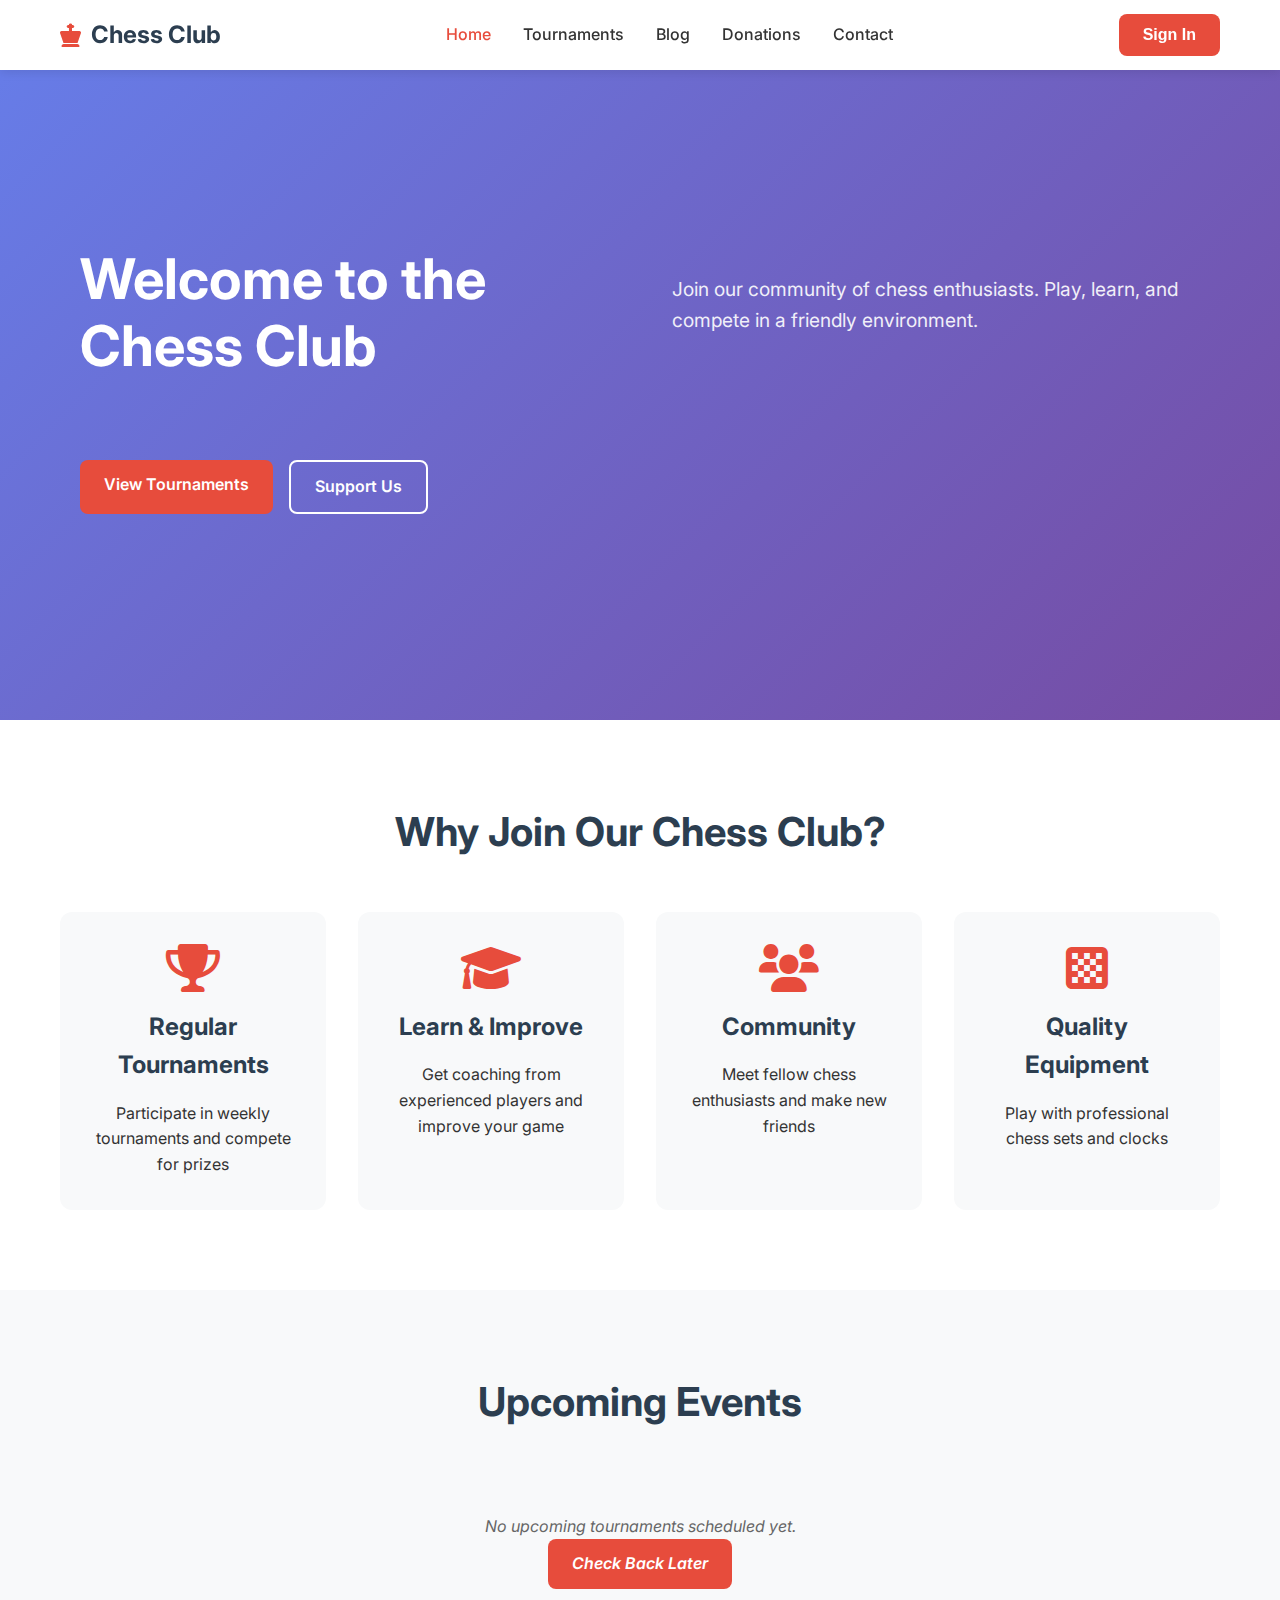
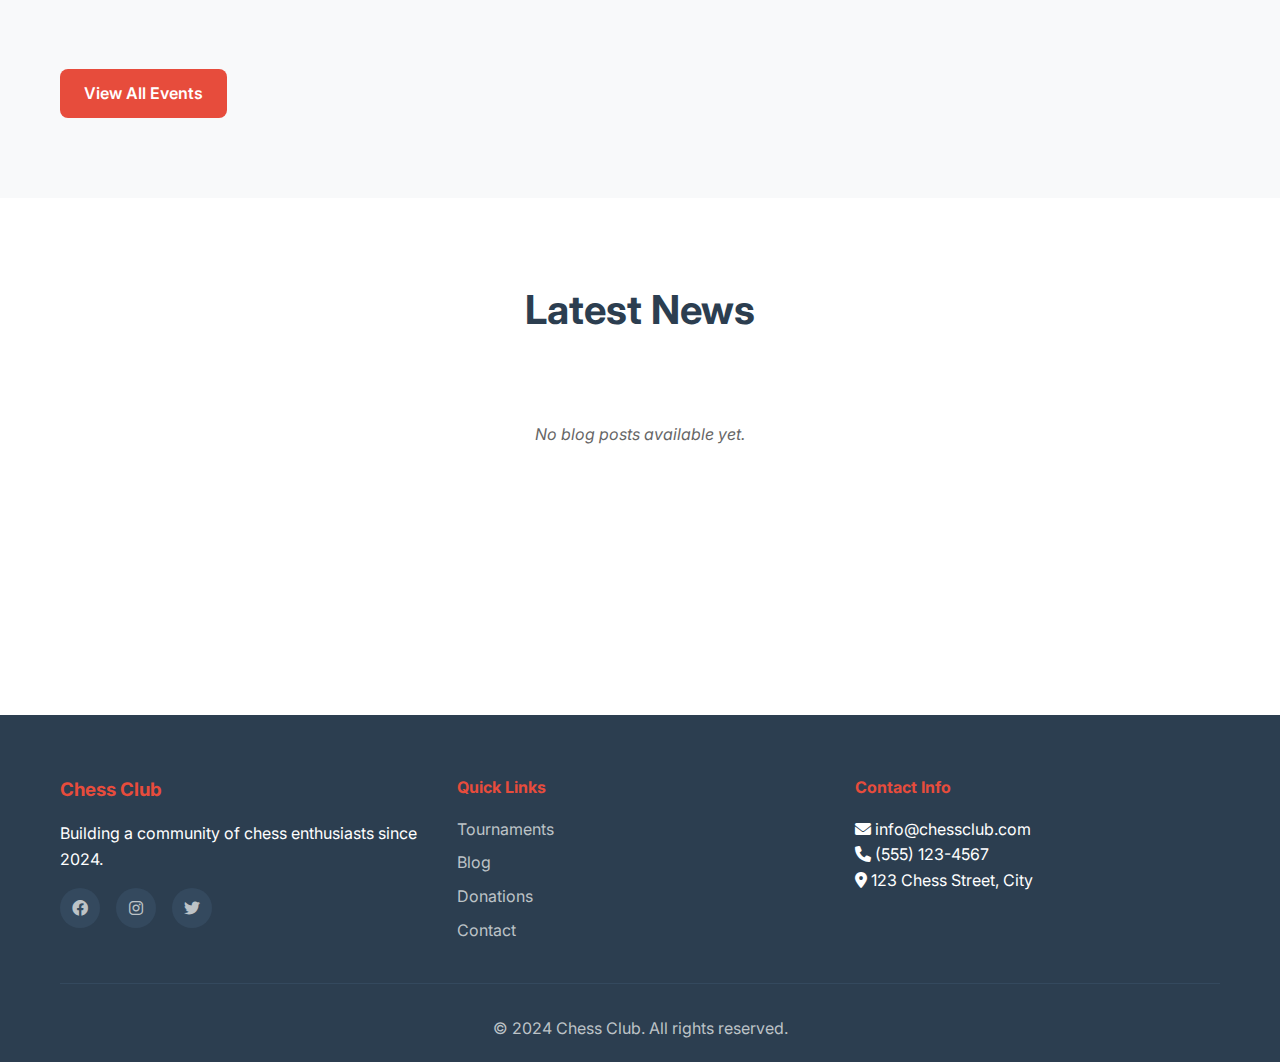
<file: chess_club_website/index.html>
<!DOCTYPE html>
<html lang="en">
<head>
    <meta charset="UTF-8">
    <meta name="viewport" content="width=device-width, initial-scale=1.0">
    <title>Chess Club - Home</title>
    <link rel="stylesheet" href="css/style.css">
    <link href="https://cdnjs.cloudflare.com/ajax/libs/font-awesome/6.0.0/css/all.min.css" rel="stylesheet">
    <link href="https://fonts.googleapis.com/css2?family=Inter:wght@300;400;500;600;700&display=swap" rel="stylesheet">
</head>
<body>
    <!-- Navigation -->
    <nav class="navbar">
        <div class="nav-container">
            <div class="nav-logo">
                <i class="fas fa-chess-king"></i>
                <span>Chess Club</span>
            </div>
            <ul class="nav-menu">
                <li class="nav-item">
                    <a href="index.html" class="nav-link active">Home</a>
                </li>
                <li class="nav-item">
                    <a href="tournaments.html" class="nav-link">Tournaments</a>
                </li>
                <li class="nav-item">
                    <a href="blog.html" class="nav-link">Blog</a>
                </li>
                <li class="nav-item">
                    <a href="donations.html" class="nav-link">Donations</a>
                </li>
                <li class="nav-item">
                    <a href="contact.html" class="nav-link">Contact</a>
                </li>
                <li class="nav-item" id="dashboard-link" style="display: none;">
                    <a href="dashboard.html" class="nav-link">Dashboard</a>
                </li>
                <li class="nav-item" id="admin-link" style="display: none;">
                    <a href="admin/" class="nav-link">Admin</a>
                </li>
            </ul>
            
            <!-- Authentication Container -->
            <div id="auth-container" class="auth-container">
                <button class="btn btn-primary" onclick="openAuthModal()">Sign In</button>
            </div>
            
            <!-- User Info (hidden when not signed in) -->
            <div id="user-info" class="user-info" style="display: none;"></div>
        </div>
    </nav>

    <!-- Hero Section -->
    <section class="hero">
        <div class="container">
            <div class="hero-content">
                <h1>Welcome to the Chess Club</h1>
                <p>Join our community of chess enthusiasts. Play, learn, and compete in a friendly environment.</p>
                <div class="hero-buttons">
                    <a href="tournaments.html" class="btn btn-primary">View Tournaments</a>
                    <a href="donations.html" class="btn btn-secondary">Support Us</a>
                </div>
            </div>
        </div>
    </section>

    <!-- Features Section -->
    <section class="features">
        <div class="container">
            <h2>Why Join Our Chess Club?</h2>
            <div class="features-grid">
                <div class="feature-card">
                    <i class="fas fa-trophy"></i>
                    <h3>Regular Tournaments</h3>
                    <p>Participate in weekly tournaments and compete for prizes</p>
                </div>
                <div class="feature-card">
                    <i class="fas fa-graduation-cap"></i>
                    <h3>Learn & Improve</h3>
                    <p>Get coaching from experienced players and improve your game</p>
                </div>
                <div class="feature-card">
                    <i class="fas fa-users"></i>
                    <h3>Community</h3>
                    <p>Meet fellow chess enthusiasts and make new friends</p>
                </div>
                <div class="feature-card">
                    <i class="fas fa-chess-board"></i>
                    <h3>Quality Equipment</h3>
                    <p>Play with professional chess sets and clocks</p>
                </div>
            </div>
        </div>
    </section>

    <!-- Upcoming Events Section -->
    <section class="upcoming-events">
        <div class="container">
            <h2>Upcoming Events</h2>
            <div id="upcoming-events" class="events-grid">
                <!-- Events will be loaded dynamically -->
            </div>
            <div class="events-cta">
                <a href="tournaments.html" class="btn btn-primary">View All Events</a>
            </div>
        </div>
    </section>

    <!-- Latest Blog Posts Section -->
    <section class="latest-posts">
        <div class="container">
            <h2>Latest News</h2>
            <div id="latest-posts" class="posts-grid">
                <!-- Blog posts will be loaded dynamically -->
            </div>
            <div class="posts-cta">
                <a href="blog.html" class="btn btn-secondary">Read All Posts</a>
            </div>
        </div>
    </section>

    <!-- Footer -->
    <footer class="footer">
        <div class="container">
            <div class="footer-content">
                <div class="footer-section">
                    <h3>Chess Club</h3>
                    <p>Building a community of chess enthusiasts since 2024.</p>
                    <div class="social-links">
                        <a href="#"><i class="fab fa-facebook"></i></a>
                        <a href="#"><i class="fab fa-instagram"></i></a>
                        <a href="#"><i class="fab fa-twitter"></i></a>
                    </div>
                </div>
                <div class="footer-section">
                    <h4>Quick Links</h4>
                    <ul>
                        <li><a href="tournaments.html">Tournaments</a></li>
                        <li><a href="blog.html">Blog</a></li>
                        <li><a href="donations.html">Donations</a></li>
                        <li><a href="contact.html">Contact</a></li>
                    </ul>
                </div>
                <div class="footer-section">
                    <h4>Contact Info</h4>
                    <p><i class="fas fa-envelope"></i> info@chessclub.com</p>
                    <p><i class="fas fa-phone"></i> (555) 123-4567</p>
                    <p><i class="fas fa-map-marker-alt"></i> 123 Chess Street, City</p>
                </div>
            </div>
            <div class="footer-bottom">
                <p>&copy; 2024 Chess Club. All rights reserved.</p>
            </div>
        </div>
    </footer>

    <!-- Google Sign-In API -->
    <script src="https://apis.google.com/js/platform.js" async defer></script>
    <script src="js/auth.js"></script>
    <script src="js/auth-modal.js"></script>
    <script src="js/main.js"></script>
</body>
</html>
</file>
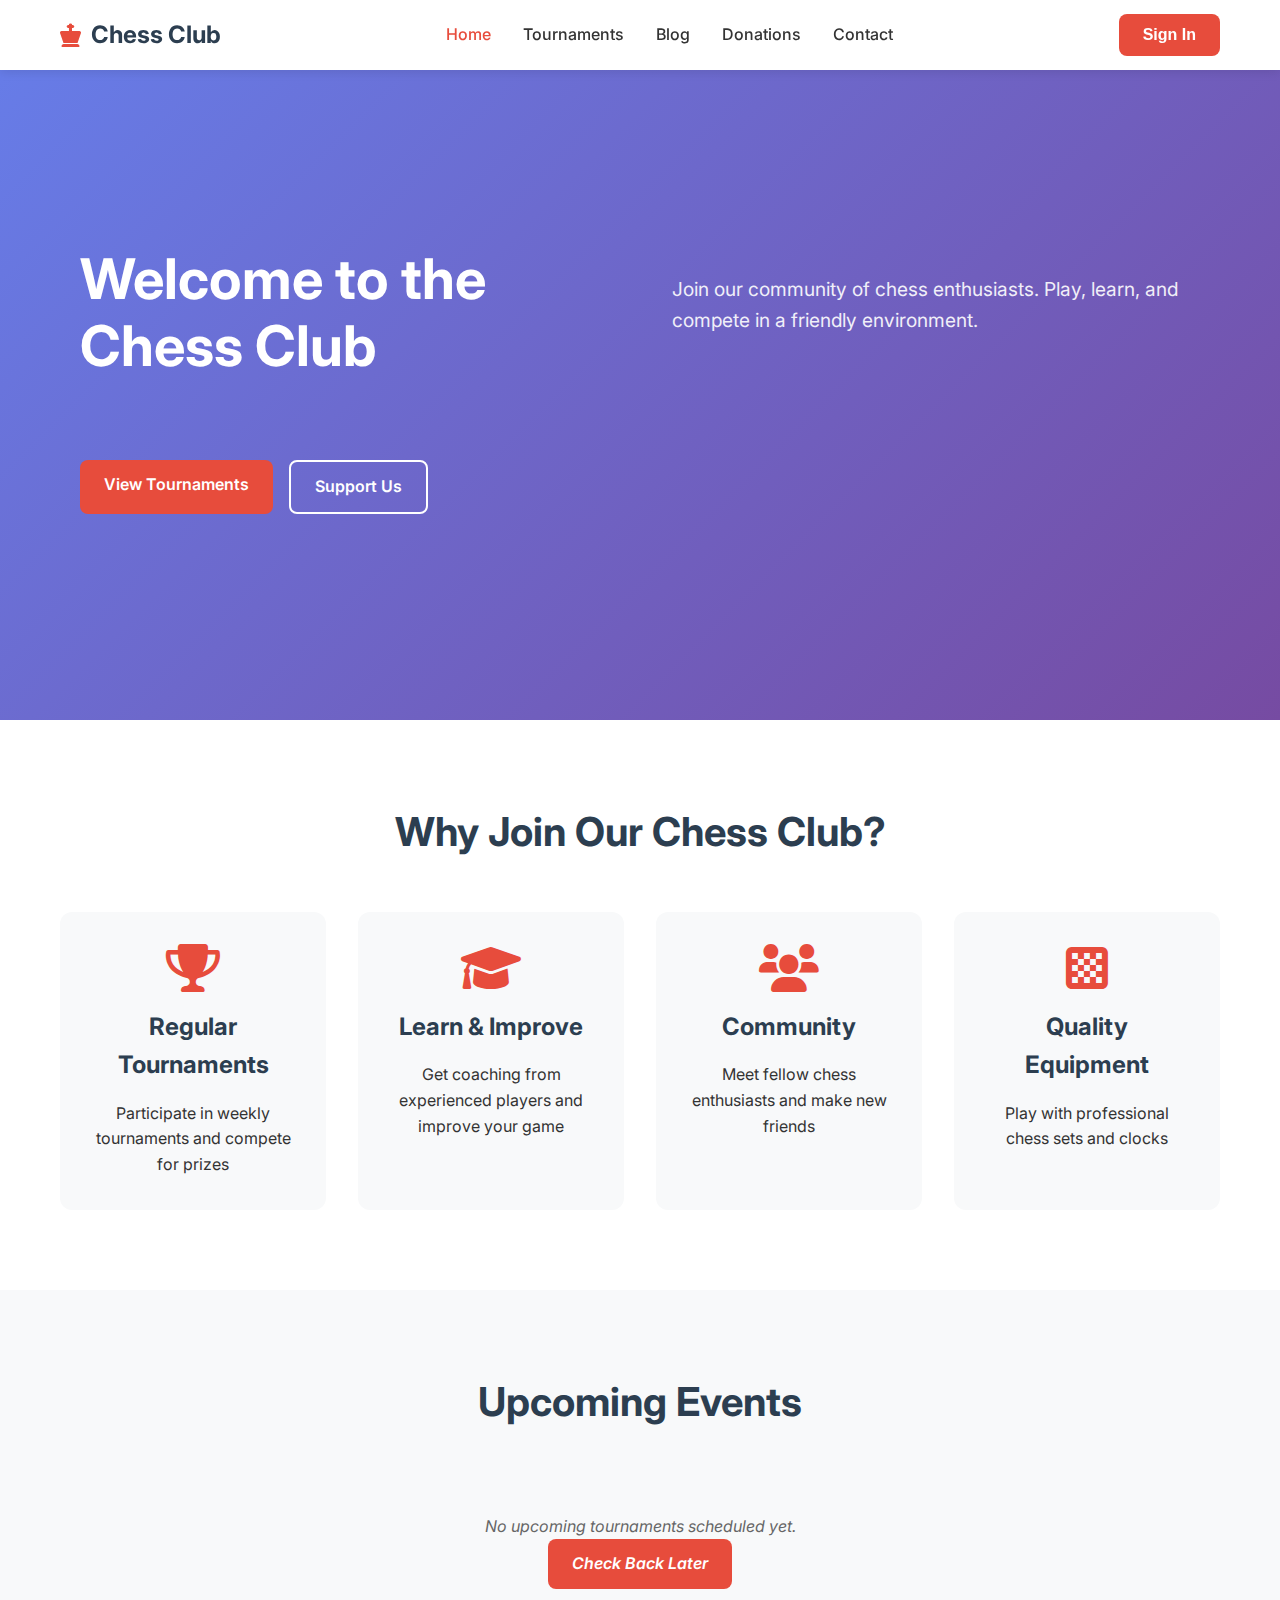
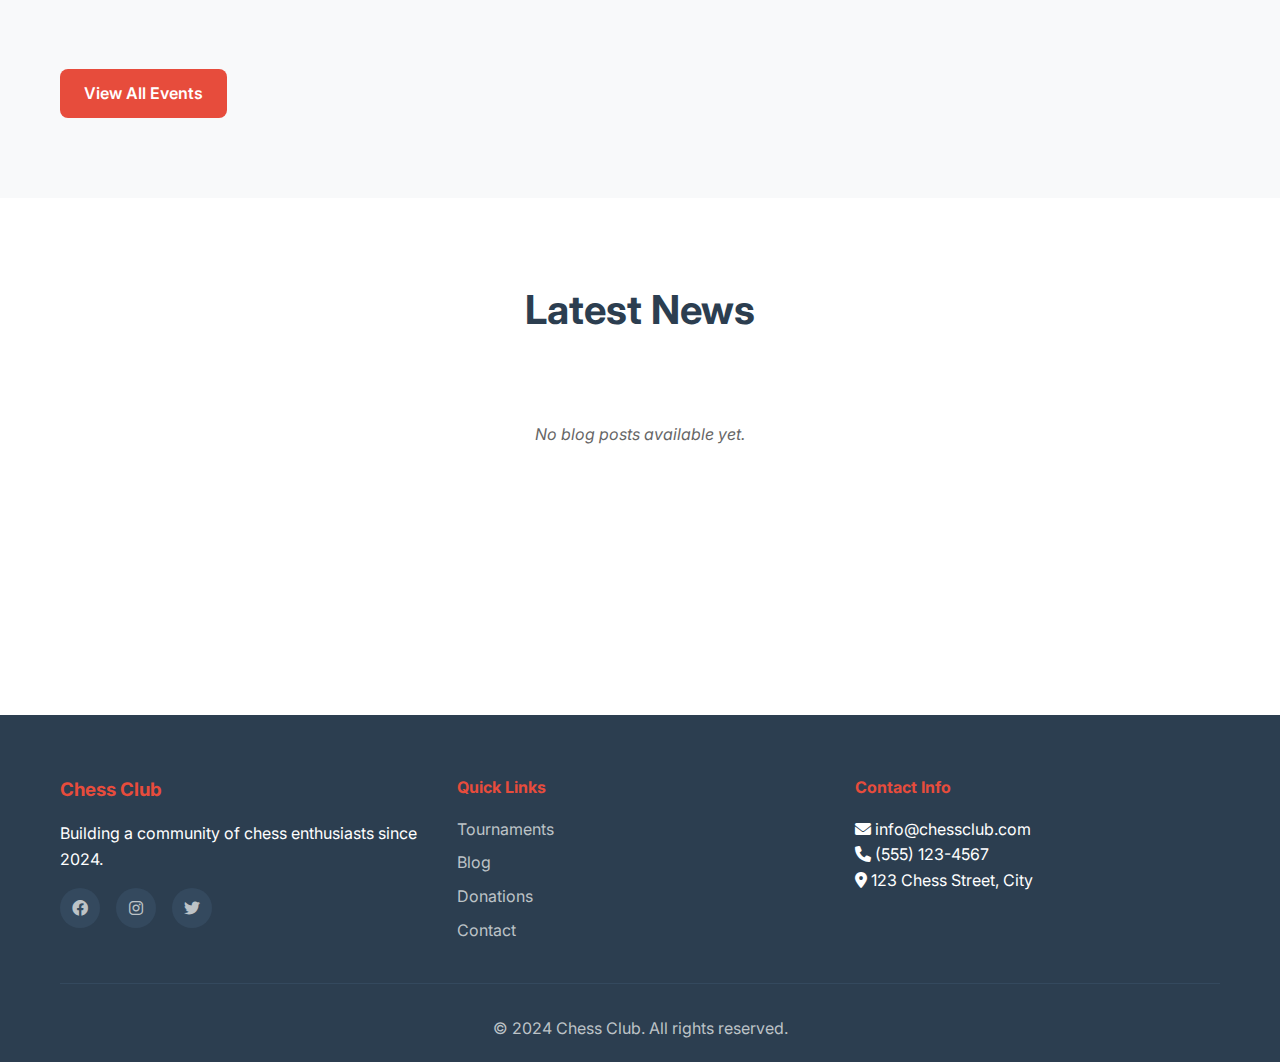
<file: chess_club_website/admin/index.html>
<!DOCTYPE html>
<html lang="en">
<head>
    <meta charset="UTF-8">
    <meta name="viewport" content="width=device-width, initial-scale=1.0">
    <title>Admin Dashboard - Chess Club</title>
    <link rel="stylesheet" href="../css/style.css">
    <link href="https://cdnjs.cloudflare.com/ajax/libs/font-awesome/6.0.0/css/all.min.css" rel="stylesheet">
    <link href="https://fonts.googleapis.com/css2?family=Inter:wght@300;400;500;600;700&display=swap" rel="stylesheet">
</head>
<body>
    <!-- Navigation -->
    <nav class="navbar">
        <div class="nav-container">
            <div class="nav-logo">
                <i class="fas fa-chess-king"></i>
                <span>Chess Club Admin</span>
            </div>
            <ul class="nav-menu">
                <li class="nav-item">
                    <a href="../index.html" class="nav-link">← Back to Site</a>
                </li>
                <li class="nav-item">
                    <a href="../dashboard.html" class="nav-link">Member Dashboard</a>
                </li>
            </ul>
            
            <!-- User Info -->
            <div id="user-info" class="user-info"></div>
        </div>
    </nav>

    <!-- Admin Container -->
    <div class="admin-container">
        <!-- Admin Sidebar -->
        <div class="admin-sidebar">
            <div class="admin-sidebar-header">
                <h3>Admin Panel</h3>
                <button id="admin-sidebar-toggle" class="admin-sidebar-toggle">
                    <i class="fas fa-bars"></i>
                </button>
            </div>
            <ul class="admin-nav">
                <li><a href="#dashboard" class="admin-nav-link active" onclick="loadAdminSection('dashboard')">
                    <i class="fas fa-tachometer-alt"></i> Dashboard
                </a></li>
                <li><a href="#users" class="admin-nav-link" onclick="loadAdminSection('users')">
                    <i class="fas fa-users"></i> User Management
                </a></li>
                <li><a href="#tournaments" class="admin-nav-link" onclick="loadAdminSection('tournaments')">
                    <i class="fas fa-trophy"></i> Tournament Management
                </a></li>
                <li><a href="#blog" class="admin-nav-link" onclick="loadAdminSection('blog')">
                    <i class="fas fa-newspaper"></i> Blog Management
                </a></li>
                <li><a href="#donations" class="admin-nav-link" onclick="loadAdminSection('donations')">
                    <i class="fas fa-heart"></i> Donation Management
                </a></li>
                <li><a href="#announcements" class="admin-nav-link" onclick="loadAdminSection('announcements')">
                    <i class="fas fa-bullhorn"></i> Announcements
                </a></li>
                <li><a href="#settings" class="admin-nav-link" onclick="loadAdminSection('settings')">
                    <i class="fas fa-cog"></i> Settings
                </a></li>
            </ul>
        </div>

        <!-- Admin Main Content -->
        <div class="admin-main">
            <!-- Dashboard Section -->
            <div id="dashboard" class="admin-section">
                <div class="admin-section-header">
                    <h2>Dashboard Overview</h2>
                    <p>Welcome to the Chess Club Admin Panel</p>
                </div>
                
                <div class="admin-stats-grid">
                    <div class="admin-stat-card">
                        <div class="stat-icon">
                            <i class="fas fa-users"></i>
                        </div>
                        <div class="stat-content">
                            <h3 id="total-users">0</h3>
                            <p>Total Users</p>
                        </div>
                    </div>
                    
                    <div class="admin-stat-card">
                        <div class="stat-icon">
                            <i class="fas fa-trophy"></i>
                        </div>
                        <div class="stat-content">
                            <h3 id="total-tournaments">0</h3>
                            <p>Total Tournaments</p>
                        </div>
                    </div>
                    
                    <div class="admin-stat-card">
                        <div class="stat-icon">
                            <i class="fas fa-newspaper"></i>
                        </div>
                        <div class="stat-content">
                            <h3 id="total-posts">0</h3>
                            <p>Blog Posts</p>
                        </div>
                    </div>
                    
                    <div class="admin-stat-card">
                        <div class="stat-icon">
                            <i class="fas fa-heart"></i>
                        </div>
                        <div class="stat-content">
                            <h3 id="total-donations">0</h3>
                            <p>Total Donations</p>
                        </div>
                    </div>
                </div>
                
                <div class="admin-recent-activity">
                    <h3>Recent Activity</h3>
                    <div id="recent-activity-list">
                        <!-- Recent activity will be loaded dynamically -->
                    </div>
                </div>
            </div>

            <!-- Users Section -->
            <div id="users" class="admin-section" style="display: none;">
                <div class="admin-section-header">
                    <h2>User Management</h2>
                    <button class="btn btn-primary" onclick="openAddUserModal()">
                        <i class="fas fa-plus"></i> Add New User
                    </button>
                </div>
                
                <div class="admin-search-bar">
                    <input type="text" id="user-search" placeholder="Search users...">
                    <select id="user-role-filter">
                        <option value="">All Roles</option>
                        <option value="member">Member</option>
                        <option value="admin">Admin</option>
                    </select>
                </div>
                
                <div class="admin-table-container">
                    <table class="admin-table" id="users-table">
                        <thead>
                            <tr>
                                <th>ID</th>
                                <th>Name</th>
                                <th>Email</th>
                                <th>Role</th>
                                <th>Status</th>
                                <th>Join Date</th>
                                <th>Actions</th>
                            </tr>
                        </thead>
                        <tbody>
                            <!-- Users will be loaded dynamically -->
                        </tbody>
                    </table>
                </div>
            </div>

            <!-- Tournaments Section -->
            <div id="tournaments" class="admin-section" style="display: none;">
                <div class="admin-section-header">
                    <h2>Tournament Management</h2>
                    <button class="btn btn-primary" onclick="openAddTournamentModal()">
                        <i class="fas fa-plus"></i> Add New Tournament
                    </button>
                </div>
                
                <div class="admin-search-bar">
                    <input type="text" id="tournament-search" placeholder="Search tournaments...">
                    <select id="tournament-status-filter">
                        <option value="">All Status</option>
                        <option value="upcoming">Upcoming</option>
                        <option value="ongoing">Ongoing</option>
                        <option value="completed">Completed</option>
                    </select>
                </div>
                
                <div class="admin-table-container">
                    <table class="admin-table" id="tournaments-table">
                        <thead>
                            <tr>
                                <th>Name</th>
                                <th>Date</th>
                                <th>Format</th>
                                <th>Location</th>
                                <th>Status</th>
                                <th>Participants</th>
                                <th>Actions</th>
                            </tr>
                        </thead>
                        <tbody>
                            <!-- Tournaments will be loaded dynamically -->
                        </tbody>
                    </table>
                </div>
            </div>

            <!-- Blog Section -->
            <div id="blog" class="admin-section" style="display: none;">
                <div class="admin-section-header">
                    <h2>Blog Management</h2>
                    <button class="btn btn-primary" onclick="openAddBlogPostModal()">
                        <i class="fas fa-plus"></i> Add New Post
                    </button>
                </div>
                
                <div class="admin-search-bar">
                    <input type="text" id="blog-search" placeholder="Search posts...">
                    <select id="blog-status-filter">
                        <option value="">All Status</option>
                        <option value="draft">Draft</option>
                        <option value="published">Published</option>
                    </select>
                </div>
                
                <div class="admin-table-container">
                    <table class="admin-table" id="blog-posts-table">
                        <thead>
                            <tr>
                                <th>Title</th>
                                <th>Author</th>
                                <th>Category</th>
                                <th>Status</th>
                                <th>Publish Date</th>
                                <th>Actions</th>
                            </tr>
                        </thead>
                        <tbody>
                            <!-- Blog posts will be loaded dynamically -->
                        </tbody>
                    </table>
                </div>
            </div>

            <!-- Donations Section -->
            <div id="donations" class="admin-section" style="display: none;">
                <div class="admin-section-header">
                    <h2>Donation Management</h2>
                    <p>View and manage all club donations</p>
                </div>
                
                <div class="admin-search-bar">
                    <input type="text" id="donation-search" placeholder="Search donations...">
                    <select id="donation-tier-filter">
                        <option value="">All Tiers</option>
                        <option value="bronze">Bronze</option>
                        <option value="silver">Silver</option>
                        <option value="gold">Gold</option>
                        <option value="custom">Custom</option>
                    </select>
                </div>
                
                <div class="admin-table-container">
                    <table class="admin-table" id="donations-table">
                        <thead>
                            <tr>
                                <th>Donor</th>
                                <th>Amount</th>
                                <th>Tier</th>
                                <th>Date</th>
                                <th>Message</th>
                                <th>Actions</th>
                            </tr>
                        </thead>
                        <tbody>
                            <!-- Donations will be loaded dynamically -->
                        </tbody>
                    </table>
                </div>
            </div>

            <!-- Announcements Section -->
            <div id="announcements" class="admin-section" style="display: none;">
                <div class="admin-section-header">
                    <h2>Announcements & Newsletter</h2>
                    <button class="btn btn-primary" onclick="openAddAnnouncementModal()">
                        <i class="fas fa-plus"></i> New Announcement
                    </button>
                </div>
                
                <div class="announcement-form">
                    <h3>Send Announcement</h3>
                    <form id="announcement-form">
                        <div class="form-group">
                            <label for="announcement-title">Title</label>
                            <input type="text" id="announcement-title" required>
                        </div>
                        <div class="form-group">
                            <label for="announcement-content">Content</label>
                            <textarea id="announcement-content" rows="5" required></textarea>
                        </div>
                        <div class="form-group">
                            <label for="announcement-audience">Audience</label>
                            <select id="announcement-audience" required>
                                <option value="all">All Members</option>
                                <option value="patrons">Patrons Only</option>
                                <option value="admins">Admins Only</option>
                            </select>
                        </div>
                        <button type="submit" class="btn btn-primary">Send Announcement</button>
                    </form>
                </div>
                
                <div class="sent-announcements">
                    <h3>Sent Announcements</h3>
                    <div id="sent-announcements-list">
                        <!-- Sent announcements will be loaded dynamically -->
                    </div>
                </div>
            </div>

            <!-- Settings Section -->
            <div id="settings" class="admin-section" style="display: none;">
                <div class="admin-section-header">
                    <h2>Site Settings</h2>
                    <p>Configure club website settings</p>
                </div>
                
                <div class="settings-form">
                    <form id="site-settings-form">
                        <div class="form-group">
                            <label for="club-name">Club Name</label>
                            <input type="text" id="club-name" value="Chess Club">
                        </div>
                        <div class="form-group">
                            <label for="club-email">Contact Email</label>
                            <input type="email" id="club-email" value="info@chessclub.com">
                        </div>
                        <div class="form-group">
                            <label for="club-phone">Contact Phone</label>
                            <input type="tel" id="club-phone" value="(555) 123-4567">
                        </div>
                        <div class="form-group">
                            <label for="club-address">Club Address</label>
                            <textarea id="club-address" rows="3">123 Chess Street, City</textarea>
                        </div>
                        <div class="form-group">
                            <label for="club-description">Club Description</label>
                            <textarea id="club-description" rows="4">Building a community of chess enthusiasts since 2024.</textarea>
                        </div>
                        <button type="submit" class="btn btn-primary">Save Settings</button>
                    </form>
                </div>
            </div>
        </div>
    </div>

    <!-- Google Sign-In API -->
    <script src="https://apis.google.com/js/platform.js" async defer></script>
    <script src="../js/auth.js"></script>
    <script src="../js/auth-modal.js"></script>
    <script src="admin.js"></script>
</body>
</html>
</file>
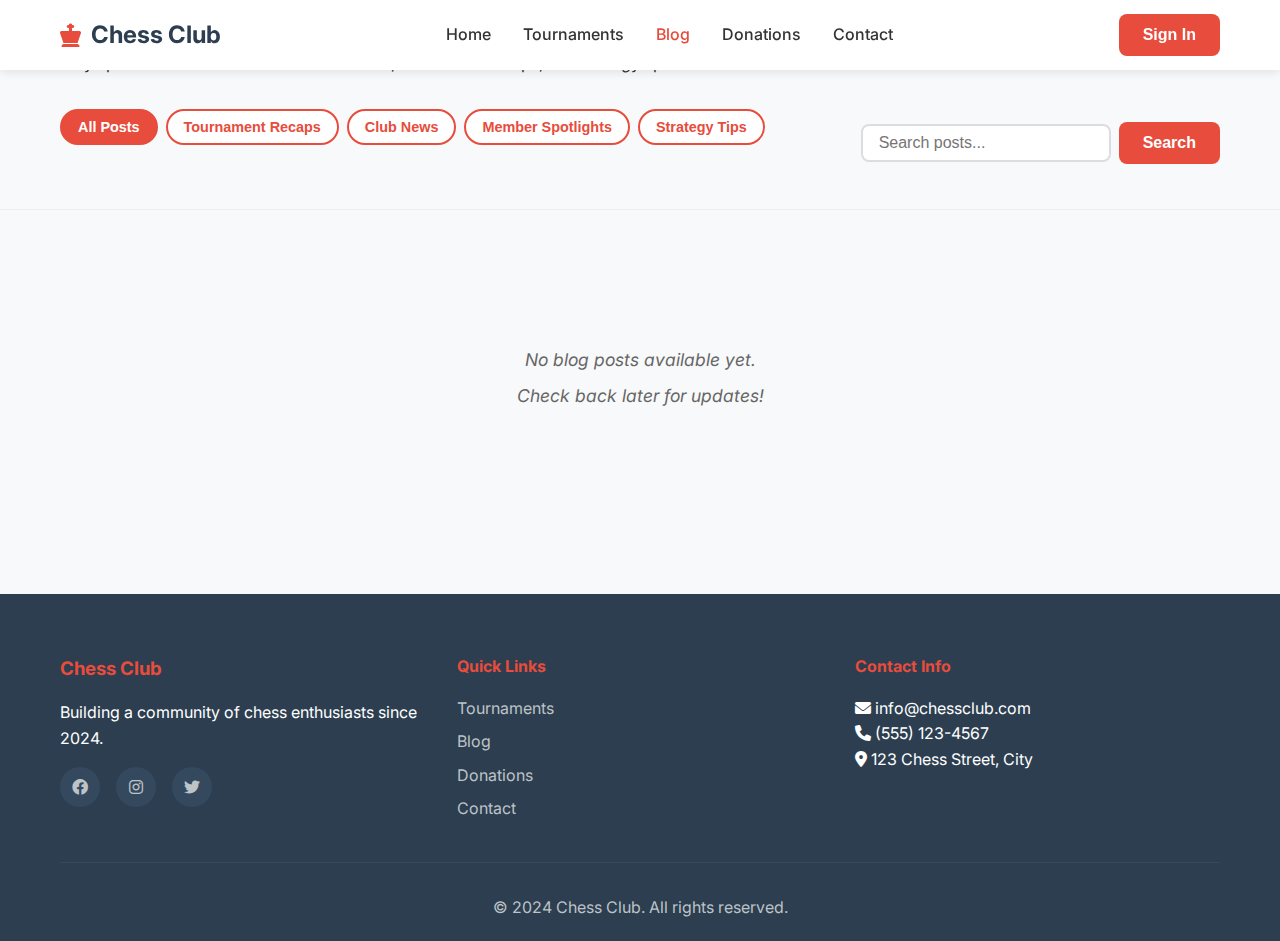
<file: chess_club_website/blog.html>
<!DOCTYPE html>
<html lang="en">
<head>
    <meta charset="UTF-8">
    <meta name="viewport" content="width=device-width, initial-scale=1.0">
    <title>Blog - Chess Club</title>
    <link rel="stylesheet" href="css/style.css">
    <link href="https://cdnjs.cloudflare.com/ajax/libs/font-awesome/6.0.0/css/all.min.css" rel="stylesheet">
    <link href="https://fonts.googleapis.com/css2?family=Inter:wght@300;400;500;600;700&display=swap" rel="stylesheet">
</head>
<body>
    <!-- Navigation -->
    <nav class="navbar">
        <div class="nav-container">
            <div class="nav-logo">
                <i class="fas fa-chess-king"></i>
                <span>Chess Club</span>
            </div>
            <ul class="nav-menu">
                <li class="nav-item">
                    <a href="index.html" class="nav-link">Home</a>
                </li>
                <li class="nav-item">
                    <a href="tournaments.html" class="nav-link">Tournaments</a>
                </li>
                <li class="nav-item">
                    <a href="blog.html" class="nav-link active">Blog</a>
                </li>
                <li class="nav-item">
                    <a href="donations.html" class="nav-link">Donations</a>
                </li>
                <li class="nav-item">
                    <a href="contact.html" class="nav-link">Contact</a>
                </li>
                <li class="nav-item" id="dashboard-link" style="display: none;">
                    <a href="dashboard.html" class="nav-link">Dashboard</a>
                </li>
                <li class="nav-item" id="admin-link" style="display: none;">
                    <a href="admin/" class="nav-link">Admin</a>
                </li>
            </ul>
            
            <!-- Authentication Container -->
            <div id="auth-container" class="auth-container">
                <button class="btn btn-primary" onclick="openAuthModal()">Sign In</button>
            </div>
            
            <!-- User Info (hidden when not signed in) -->
            <div id="user-info" class="user-info" style="display: none;"></div>
        </div>
    </nav>

    <!-- Page Header -->
    <section class="page-header">
        <div class="container">
            <h1>Blog & News</h1>
            <p>Stay updated with the latest chess club news, tournament recaps, and strategy tips</p>
        </div>
    </section>

    <!-- Blog Filters and Search -->
    <section class="blog-controls">
        <div class="container">
            <div class="blog-filters">
                <button class="blog-filter-btn active" onclick="filterBlogPosts('all')">All Posts</button>
                <button class="blog-filter-btn" onclick="filterBlogPosts('tournament-recaps')">Tournament Recaps</button>
                <button class="blog-filter-btn" onclick="filterBlogPosts('club-news')">Club News</button>
                <button class="blog-filter-btn" onclick="filterBlogPosts('member-spotlights')">Member Spotlights</button>
                <button class="blog-filter-btn" onclick="filterBlogPosts('strategy-tips')">Strategy Tips</button>
            </div>
            <div class="blog-search">
                <input type="text" id="search-input" placeholder="Search posts...">
                <button onclick="searchPosts()" class="btn btn-primary">Search</button>
            </div>
        </div>
    </section>

    <!-- Blog Posts Grid -->
    <section class="blog-posts">
        <div class="container">
            <div id="blog-posts-grid" class="posts-grid">
                <!-- Blog posts will be loaded dynamically -->
            </div>
        </div>
    </section>

    <!-- Blog Post Modal -->
    <div id="blog-post-modal" class="modal">
        <div class="modal-content blog-post-content">
            <span class="close" onclick="closeModal('blog-post-modal')">&times;</span>
            <div id="blog-post-full">
                <!-- Full blog post content will be loaded here -->
            </div>
        </div>
    </div>

    <!-- Footer -->
    <footer class="footer">
        <div class="container">
            <div class="footer-content">
                <div class="footer-section">
                    <h3>Chess Club</h3>
                    <p>Building a community of chess enthusiasts since 2024.</p>
                    <div class="social-links">
                        <a href="#"><i class="fab fa-facebook"></i></a>
                        <a href="#"><i class="fab fa-instagram"></i></a>
                        <a href="#"><i class="fab fa-twitter"></i></a>
                    </div>
                </div>
                <div class="footer-section">
                    <h4>Quick Links</h4>
                    <ul>
                        <li><a href="tournaments.html">Tournaments</a></li>
                        <li><a href="blog.html">Blog</a></li>
                        <li><a href="donations.html">Donations</a></li>
                        <li><a href="contact.html">Contact</a></li>
                    </ul>
                </div>
                <div class="footer-section">
                    <h4>Contact Info</h4>
                    <p><i class="fas fa-envelope"></i> info@chessclub.com</p>
                    <p><i class="fas fa-phone"></i> (555) 123-4567</p>
                    <p><i class="fas fa-map-marker-alt"></i> 123 Chess Street, City</p>
                </div>
            </div>
            <div class="footer-bottom">
                <p>&copy; 2024 Chess Club. All rights reserved.</p>
            </div>
        </div>
    </footer>

    <!-- Google Sign-In API -->
    <script src="https://apis.google.com/js/platform.js" async defer></script>
    <script src="js/auth.js"></script>
    <script src="js/auth-modal.js"></script>
    <script src="js/blog.js"></script>
</body>
</html>
</file>
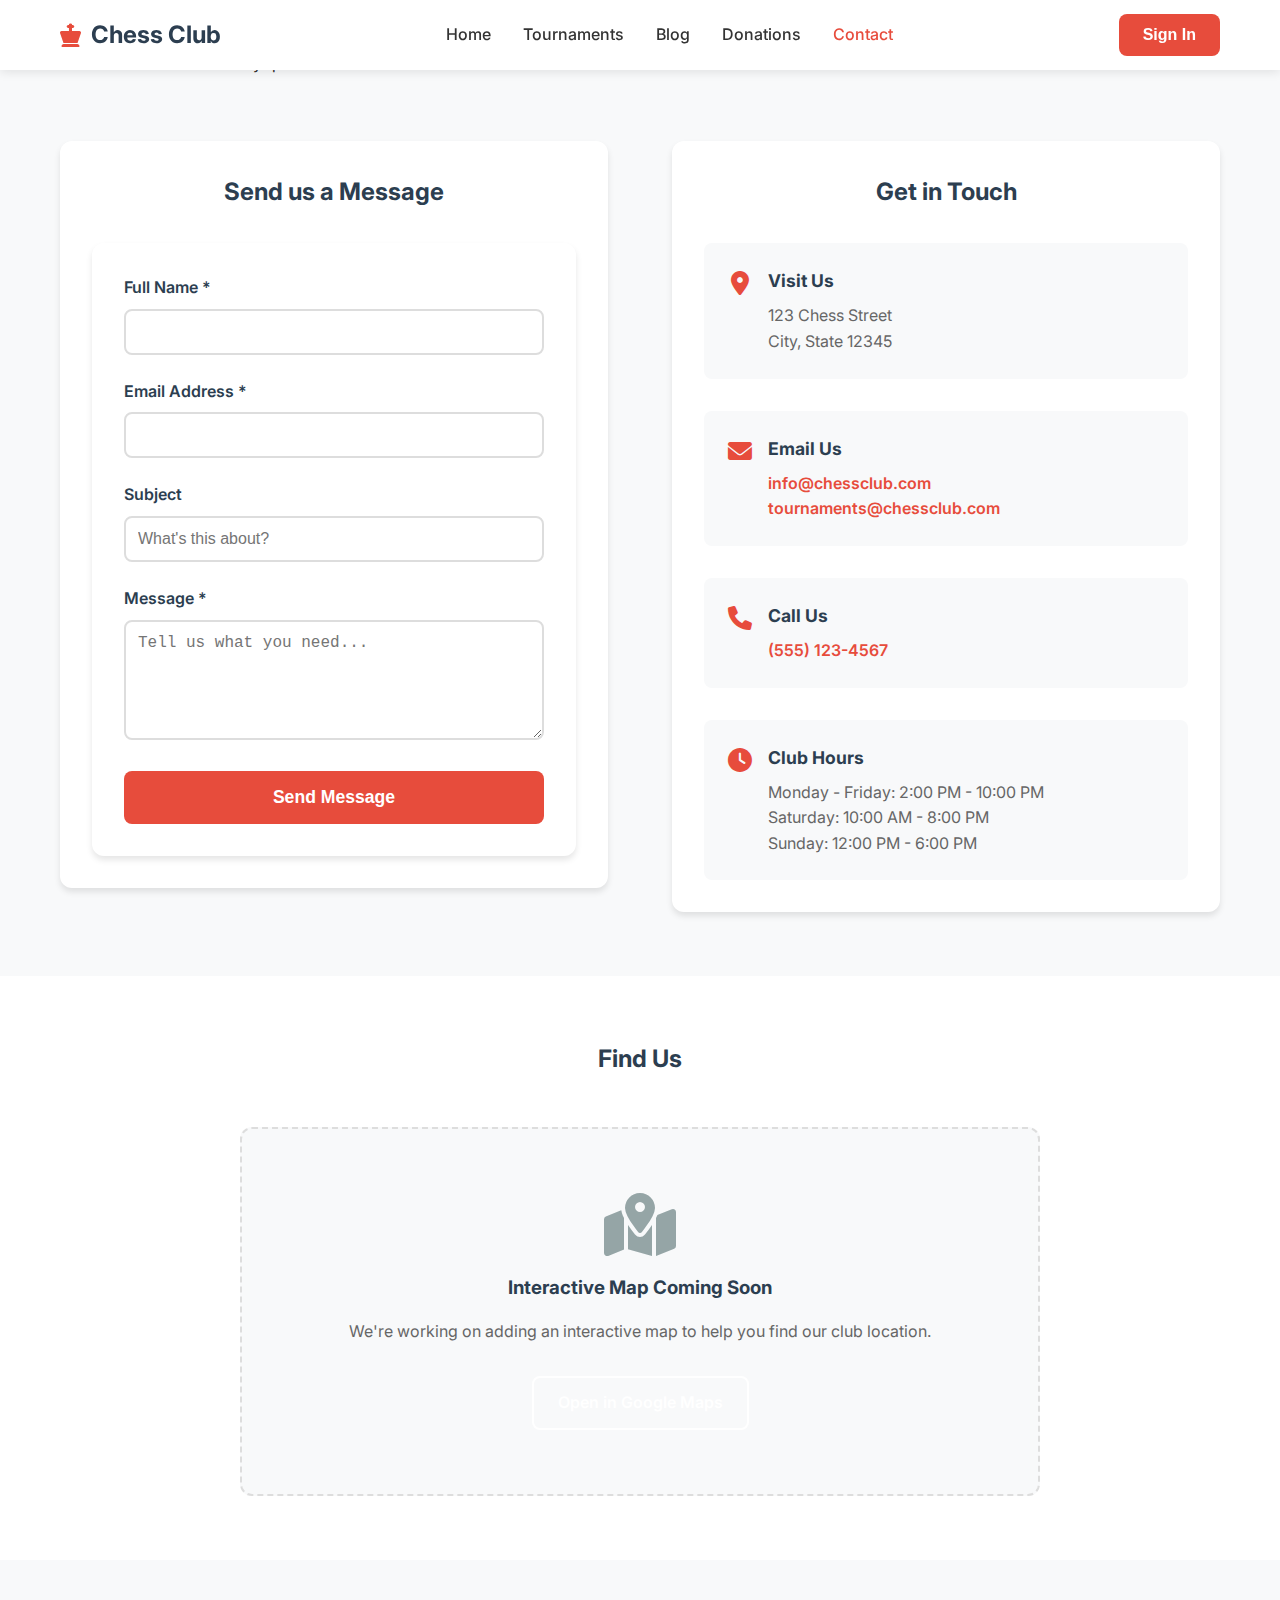
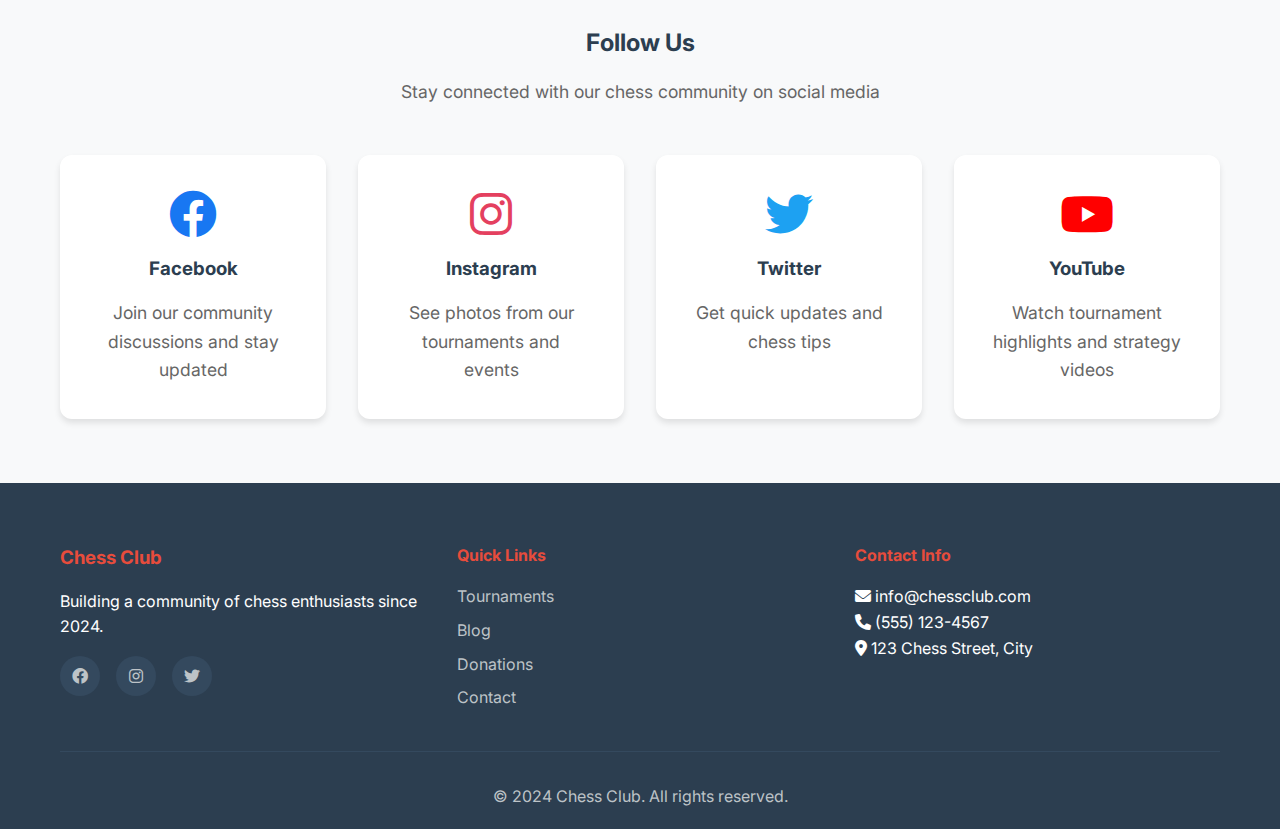
<file: chess_club_website/contact.html>
<!DOCTYPE html>
<html lang="en">
<head>
    <meta charset="UTF-8">
    <meta name="viewport" content="width=device-width, initial-scale=1.0">
    <title>Contact - Chess Club</title>
    <link rel="stylesheet" href="css/style.css">
    <link href="https://cdnjs.cloudflare.com/ajax/libs/font-awesome/6.0.0/css/all.min.css" rel="stylesheet">
    <link href="https://fonts.googleapis.com/css2?family=Inter:wght@300;400;500;600;700&display=swap" rel="stylesheet">
</head>
<body>
    <!-- Navigation -->
    <nav class="navbar">
        <div class="nav-container">
            <div class="nav-logo">
                <i class="fas fa-chess-king"></i>
                <span>Chess Club</span>
            </div>
            <ul class="nav-menu">
                <li class="nav-item">
                    <a href="index.html" class="nav-link">Home</a>
                </li>
                <li class="nav-item">
                    <a href="tournaments.html" class="nav-link">Tournaments</a>
                </li>
                <li class="nav-item">
                    <a href="blog.html" class="nav-link">Blog</a>
                </li>
                <li class="nav-item">
                    <a href="donations.html" class="nav-link">Donations</a>
                </li>
                <li class="nav-item">
                    <a href="contact.html" class="nav-link active">Contact</a>
                </li>
                <li class="nav-item" id="dashboard-link" style="display: none;">
                    <a href="dashboard.html" class="nav-link">Dashboard</a>
                </li>
                <li class="nav-item" id="admin-link" style="display: none;">
                    <a href="admin/" class="nav-link">Admin</a>
                </li>
            </ul>
            
            <!-- Authentication Container -->
            <div id="auth-container" class="auth-container">
                <button class="btn btn-primary" onclick="openAuthModal()">Sign In</button>
            </div>
            
            <!-- User Info (hidden when not signed in) -->
            <div id="user-info" class="user-info" style="display: none;"></div>
        </div>
    </nav>

    <!-- Page Header -->
    <section class="page-header">
        <div class="container">
            <h1>Contact Us</h1>
            <p>Get in touch with us for any questions or feedback</p>
        </div>
    </section>

    <!-- Contact Content -->
    <section class="contact-content">
        <div class="container">
            <div class="contact-grid">
                <!-- Contact Form -->
                <div class="contact-form-section">
                    <h2>Send us a Message</h2>
                    <form id="contact-form" class="contact-form">
                        <div class="form-group">
                            <label for="contact-name">Full Name *</label>
                            <input type="text" id="contact-name" name="contact-name" required>
                        </div>
                        <div class="form-group">
                            <label for="contact-email">Email Address *</label>
                            <input type="email" id="contact-email" name="contact-email" required>
                        </div>
                        <div class="form-group">
                            <label for="contact-subject">Subject</label>
                            <input type="text" id="contact-subject" name="contact-subject" placeholder="What's this about?">
                        </div>
                        <div class="form-group">
                            <label for="contact-message">Message *</label>
                            <textarea id="contact-message" name="contact-message" rows="5" required placeholder="Tell us what you need..."></textarea>
                        </div>
                        <button type="submit" class="btn btn-primary">Send Message</button>
                    </form>
                </div>

                <!-- Contact Information -->
                <div class="contact-info-section">
                    <h2>Get in Touch</h2>
                    <div class="contact-info">
                        <div class="contact-item">
                            <i class="fas fa-map-marker-alt"></i>
                            <div>
                                <h3>Visit Us</h3>
                                <p>123 Chess Street<br>City, State 12345</p>
                            </div>
                        </div>
                        
                        <div class="contact-item">
                            <i class="fas fa-envelope"></i>
                            <div>
                                <h3>Email Us</h3>
                                <p><a href="mailto:info@chessclub.com">info@chessclub.com</a></p>
                                <p><a href="mailto:tournaments@chessclub.com">tournaments@chessclub.com</a></p>
                            </div>
                        </div>
                        
                        <div class="contact-item">
                            <i class="fas fa-phone"></i>
                            <div>
                                <h3>Call Us</h3>
                                <p><a href="tel:+15551234567">(555) 123-4567</a></p>
                            </div>
                        </div>
                        
                        <div class="contact-item">
                            <i class="fas fa-clock"></i>
                            <div>
                                <h3>Club Hours</h3>
                                <p>Monday - Friday: 2:00 PM - 10:00 PM</p>
                                <p>Saturday: 10:00 AM - 8:00 PM</p>
                                <p>Sunday: 12:00 PM - 6:00 PM</p>
                            </div>
                        </div>
                    </div>
                </div>
            </div>
        </div>
    </section>

    <!-- Map Section -->
    <section class="map-section">
        <div class="container">
            <h2>Find Us</h2>
            <div class="map-container">
                <div class="map-placeholder">
                    <i class="fas fa-map-marked-alt"></i>
                    <h3>Interactive Map Coming Soon</h3>
                    <p>We're working on adding an interactive map to help you find our club location.</p>
                    <a href="https://maps.google.com" target="_blank" class="btn btn-secondary">Open in Google Maps</a>
                </div>
            </div>
        </div>
    </section>

    <!-- Social Media Section -->
    <section class="social-section">
        <div class="container">
            <h2>Follow Us</h2>
            <p>Stay connected with our chess community on social media</p>
            <div class="social-grid">
                <a href="#" class="social-card facebook">
                    <i class="fab fa-facebook"></i>
                    <h3>Facebook</h3>
                    <p>Join our community discussions and stay updated</p>
                </a>
                <a href="#" class="social-card instagram">
                    <i class="fab fa-instagram"></i>
                    <h3>Instagram</h3>
                    <p>See photos from our tournaments and events</p>
                </a>
                <a href="#" class="social-card twitter">
                    <i class="fab fa-twitter"></i>
                    <h3>Twitter</h3>
                    <p>Get quick updates and chess tips</p>
                </a>
                <a href="#" class="social-card youtube">
                    <i class="fab fa-youtube"></i>
                    <h3>YouTube</h3>
                    <p>Watch tournament highlights and strategy videos</p>
                </a>
            </div>
        </div>
    </section>

    <!-- Footer -->
    <footer class="footer">
        <div class="container">
            <div class="footer-content">
                <div class="footer-section">
                    <h3>Chess Club</h3>
                    <p>Building a community of chess enthusiasts since 2024.</p>
                    <div class="social-links">
                        <a href="#"><i class="fab fa-facebook"></i></a>
                        <a href="#"><i class="fab fa-instagram"></i></a>
                        <a href="#"><i class="fab fa-twitter"></i></a>
                    </div>
                </div>
                <div class="footer-section">
                    <h4>Quick Links</h4>
                    <ul>
                        <li><a href="tournaments.html">Tournaments</a></li>
                        <li><a href="blog.html">Blog</a></li>
                        <li><a href="donations.html">Donations</a></li>
                        <li><a href="contact.html">Contact</a></li>
                    </ul>
                </div>
                <div class="footer-section">
                    <h4>Contact Info</h4>
                    <p><i class="fas fa-envelope"></i> info@chessclub.com</p>
                    <p><i class="fas fa-phone"></i> (555) 123-4567</p>
                    <p><i class="fas fa-map-marker-alt"></i> 123 Chess Street, City</p>
                </div>
            </div>
            <div class="footer-bottom">
                <p>&copy; 2024 Chess Club. All rights reserved.</p>
            </div>
        </div>
    </footer>

    <!-- Google Sign-In API -->
    <script src="https://apis.google.com/js/platform.js" async defer></script>
    <script src="js/auth.js"></script>
    <script src="js/auth-modal.js"></script>
    <script src="js/contact.js"></script>
</body>
</html>
</file>
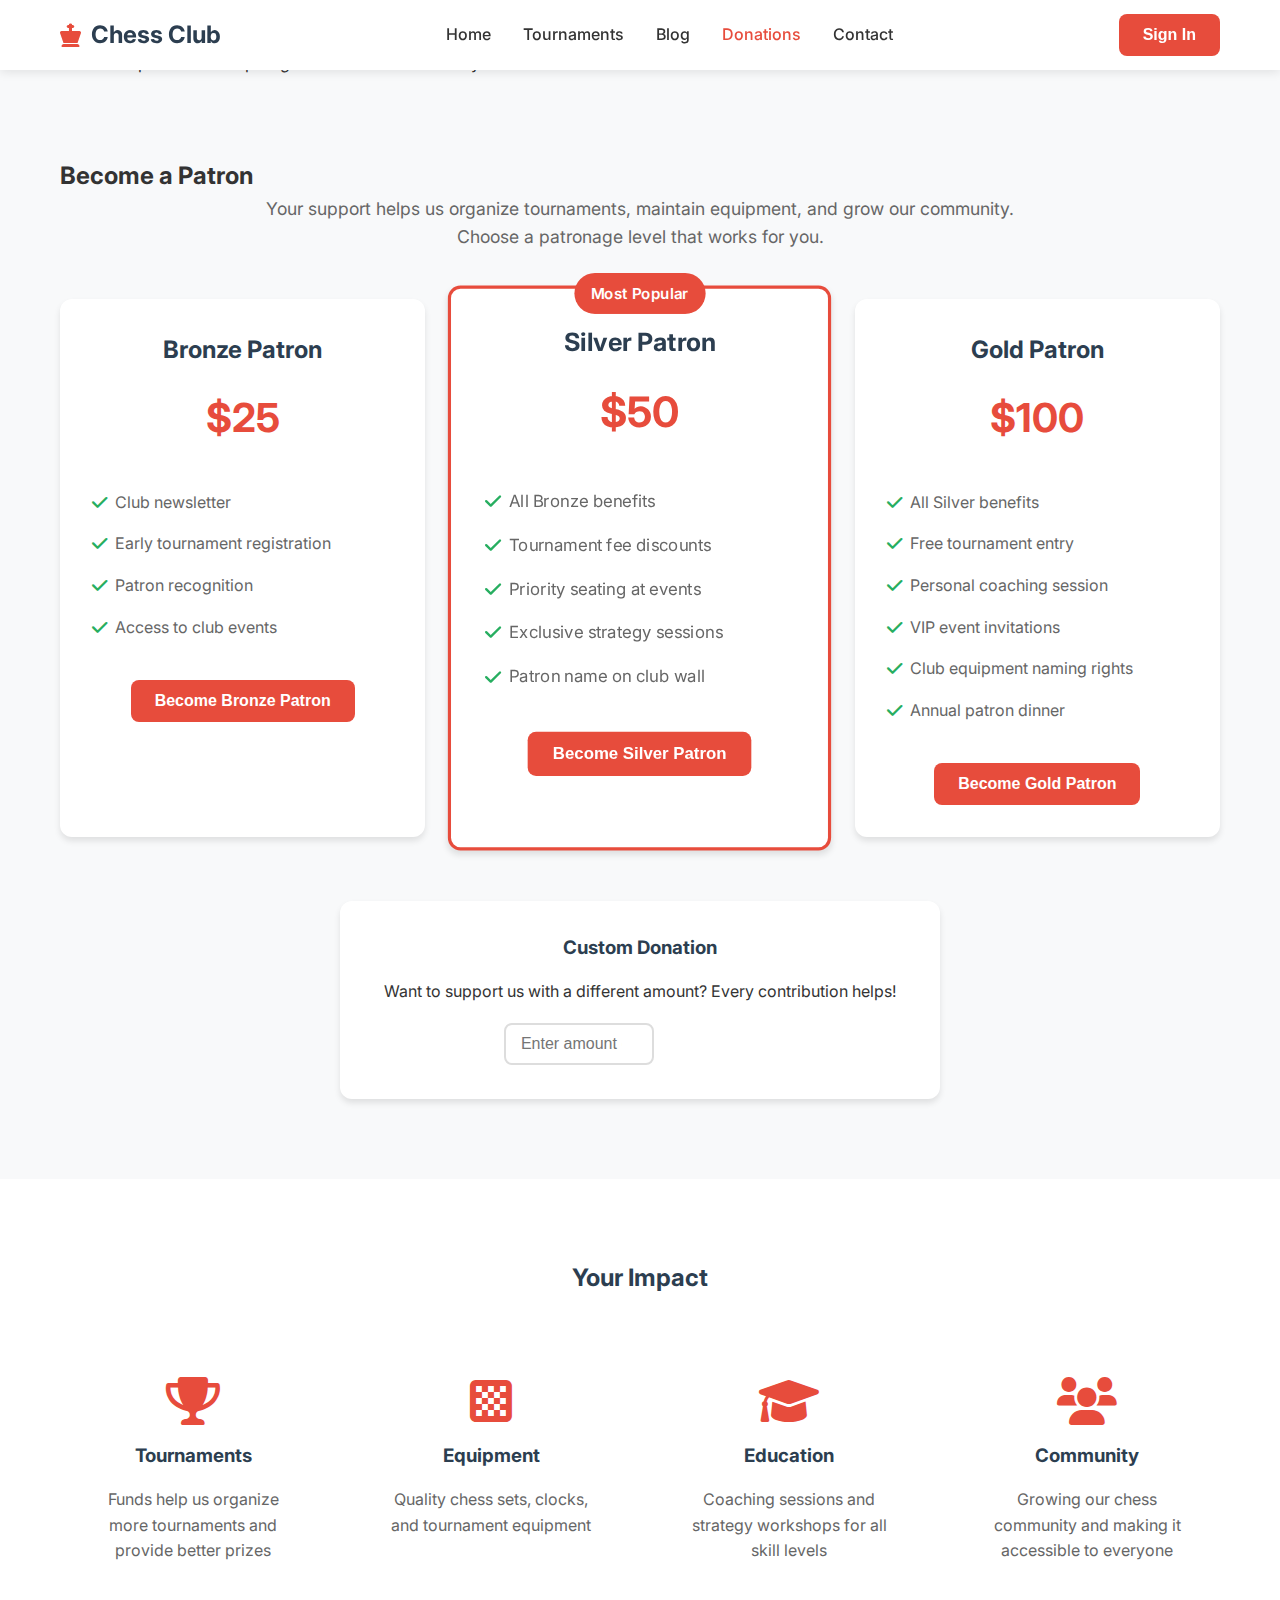
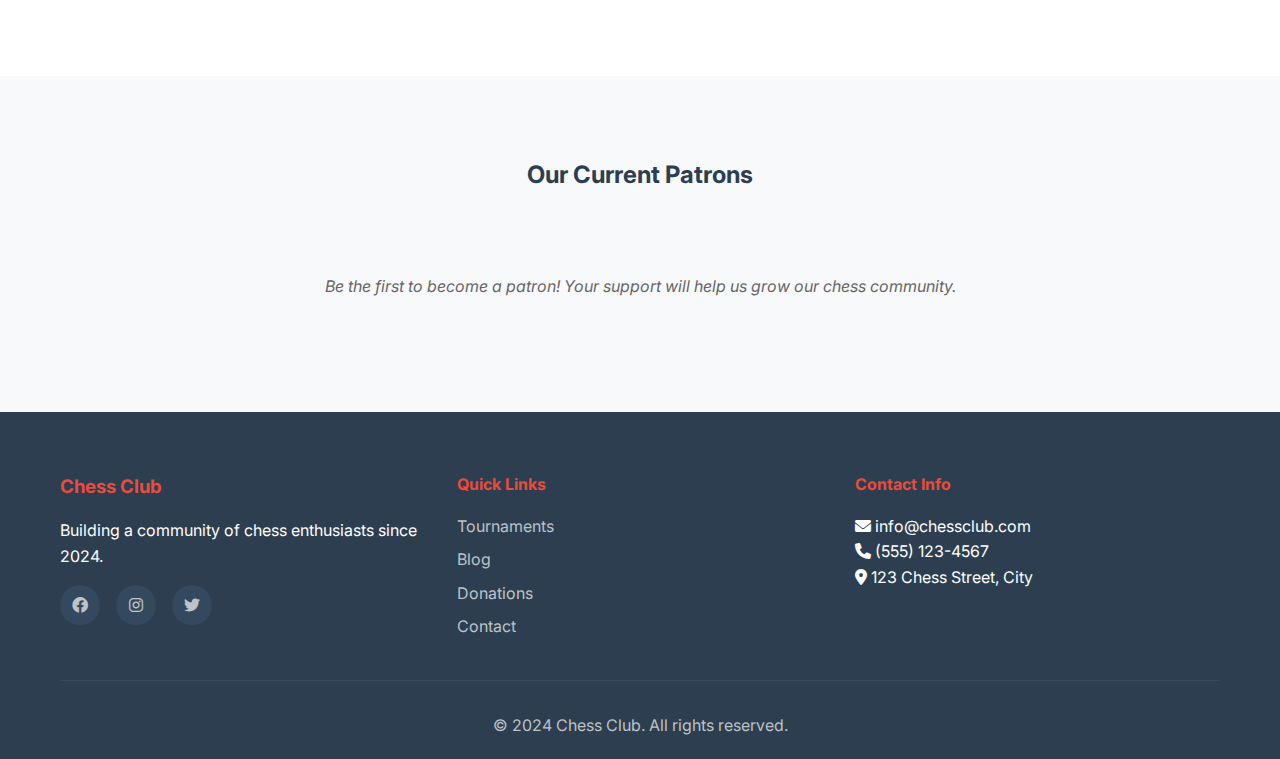
<file: chess_club_website/donations.html>
<!DOCTYPE html>
<html lang="en">
<head>
    <meta charset="UTF-8">
    <meta name="viewport" content="width=device-width, initial-scale=1.0">
    <title>Donations - Chess Club</title>
    <link rel="stylesheet" href="css/style.css">
    <link href="https://cdnjs.cloudflare.com/ajax/libs/font-awesome/6.0.0/css/all.min.css" rel="stylesheet">
    <link href="https://fonts.googleapis.com/css2?family=Inter:wght@300;400;500;600;700&display=swap" rel="stylesheet">
</head>
<body>
    <!-- Navigation -->
    <nav class="navbar">
        <div class="nav-container">
            <div class="nav-logo">
                <i class="fas fa-chess-king"></i>
                <span>Chess Club</span>
            </div>
            <ul class="nav-menu">
                <li class="nav-item">
                    <a href="index.html" class="nav-link">Home</a>
                </li>
                <li class="nav-item">
                    <a href="tournaments.html" class="nav-link">Tournaments</a>
                </li>
                <li class="nav-item">
                    <a href="blog.html" class="nav-link">Blog</a>
                </li>
                <li class="nav-item">
                    <a href="donations.html" class="nav-link active">Donations</a>
                </li>
                <li class="nav-item">
                    <a href="contact.html" class="nav-link">Contact</a>
                </li>
                <li class="nav-item" id="dashboard-link" style="display: none;">
                    <a href="dashboard.html" class="nav-link">Dashboard</a>
                </li>
                <li class="nav-item" id="admin-link" style="display: none;">
                    <a href="admin/" class="nav-link">Admin</a>
                </li>
            </ul>
            
            <!-- Authentication Container -->
            <div id="auth-container" class="auth-container">
                <button class="btn btn-primary" onclick="openAuthModal()">Sign In</button>
            </div>
            
            <!-- User Info (hidden when not signed in) -->
            <div id="user-info" class="user-info" style="display: none;"></div>
        </div>
    </nav>

    <!-- Page Header -->
    <section class="page-header">
        <div class="container">
            <h1>Support Our Chess Club</h1>
            <p>Become a patron and help us grow the chess community</p>
        </div>
    </section>

    <!-- Donation Options -->
    <section class="donation-options">
        <div class="container">
            <h2>Become a Patron</h2>
            <p class="donation-intro">Your support helps us organize tournaments, maintain equipment, and grow our community. Choose a patronage level that works for you.</p>
            
            <div class="patronage-tiers">
                <div class="tier-card">
                    <div class="tier-header">
                        <h3>Bronze Patron</h3>
                        <div class="tier-price">$25</div>
                    </div>
                    <ul class="tier-benefits">
                        <li><i class="fas fa-check"></i> Club newsletter</li>
                        <li><i class="fas fa-check"></i> Early tournament registration</li>
                        <li><i class="fas fa-check"></i> Patron recognition</li>
                        <li><i class="fas fa-check"></i> Access to club events</li>
                    </ul>
                    <button class="btn btn-primary" onclick="selectDonationTier('bronze', 25)">Become Bronze Patron</button>
                </div>
                
                <div class="tier-card featured">
                    <div class="tier-badge">Most Popular</div>
                    <div class="tier-header">
                        <h3>Silver Patron</h3>
                        <div class="tier-price">$50</div>
                    </div>
                    <ul class="tier-benefits">
                        <li><i class="fas fa-check"></i> All Bronze benefits</li>
                        <li><i class="fas fa-check"></i> Tournament fee discounts</li>
                        <li><i class="fas fa-check"></i> Priority seating at events</li>
                        <li><i class="fas fa-check"></i> Exclusive strategy sessions</li>
                        <li><i class="fas fa-check"></i> Patron name on club wall</li>
                    </ul>
                    <button class="btn btn-primary" onclick="selectDonationTier('silver', 50)">Become Silver Patron</button>
                </div>
                
                <div class="tier-card">
                    <div class="tier-header">
                        <h3>Gold Patron</h3>
                        <div class="tier-price">$100</div>
                    </div>
                    <ul class="tier-benefits">
                        <li><i class="fas fa-check"></i> All Silver benefits</li>
                        <li><i class="fas fa-check"></i> Free tournament entry</li>
                        <li><i class="fas fa-check"></i> Personal coaching session</li>
                        <li><i class="fas fa-check"></i> VIP event invitations</li>
                        <li><i class="fas fa-check"></i> Club equipment naming rights</li>
                        <li><i class="fas fa-check"></i> Annual patron dinner</li>
                    </ul>
                    <button class="btn btn-primary" onclick="selectDonationTier('gold', 100)">Become Gold Patron</button>
                </div>
            </div>
            
            <div class="custom-donation">
                <h3>Custom Donation</h3>
                <p>Want to support us with a different amount? Every contribution helps!</p>
                <div class="custom-amount-form">
                    <input type="number" id="custom-amount" placeholder="Enter amount ($)" min="1" step="1">
                    <button class="btn btn-secondary" onclick="selectCustomDonation()">Donate</button>
                </div>
            </div>
        </div>
    </section>

    <!-- Impact Section -->
    <section class="impact-section">
        <div class="container">
            <h2>Your Impact</h2>
            <div class="impact-grid">
                <div class="impact-item">
                    <i class="fas fa-trophy"></i>
                    <h3>Tournaments</h3>
                    <p>Funds help us organize more tournaments and provide better prizes</p>
                </div>
                <div class="impact-item">
                    <i class="fas fa-chess-board"></i>
                    <h3>Equipment</h3>
                    <p>Quality chess sets, clocks, and tournament equipment</p>
                </div>
                <div class="impact-item">
                    <i class="fas fa-graduation-cap"></i>
                    <h3>Education</h3>
                    <p>Coaching sessions and strategy workshops for all skill levels</p>
                </div>
                <div class="impact-item">
                    <i class="fas fa-users"></i>
                    <h3>Community</h3>
                    <p>Growing our chess community and making it accessible to everyone</p>
                </div>
            </div>
        </div>
    </section>

    <!-- Current Patrons -->
    <section class="patrons-section">
        <div class="container">
            <h2>Our Current Patrons</h2>
            <div class="patrons-grid" id="patrons-grid">
                <!-- Patrons will be loaded dynamically -->
            </div>
        </div>
    </section>

    <!-- Donation Modal -->
    <div id="donation-modal" class="modal">
        <div class="modal-content">
            <span class="close" onclick="closeModal('donation-modal')">&times;</span>
            <h2>Complete Your Donation</h2>
            <form id="donation-form" class="donation-form">
                <div class="form-group">
                    <label for="donor-name">Full Name *</label>
                    <input type="text" id="donor-name" name="donor-name" required>
                </div>
                <div class="form-group">
                    <label for="donor-email">Email Address *</label>
                    <input type="email" id="donor-email" name="donor-email" required>
                </div>
                <div class="form-group">
                    <label for="donation-amount">Donation Amount *</label>
                    <input type="text" id="donation-amount" name="donation-amount" readonly>
                </div>
                <div class="form-group">
                    <label for="donation-tier">Patronage Tier</label>
                    <input type="text" id="donation-tier" name="donation-tier" readonly>
                </div>
                <div class="form-group">
                    <label for="donation-message">Message (Optional)</label>
                    <textarea id="donation-message" name="donation-message" rows="3" placeholder="Share why you're supporting our chess club..."></textarea>
                </div>
                <div class="form-group">
                    <label class="checkbox-label">
                        <input type="checkbox" id="anonymous-donation" name="anonymous-donation">
                        <span class="checkmark"></span>
                        Make this donation anonymous
                    </label>
                </div>
                <button type="submit" class="btn btn-primary">Complete Donation</button>
            </form>
        </div>
    </div>

    <!-- Footer -->
    <footer class="footer">
        <div class="container">
            <div class="footer-content">
                <div class="footer-section">
                    <h3>Chess Club</h3>
                    <p>Building a community of chess enthusiasts since 2024.</p>
                    <div class="social-links">
                        <a href="#"><i class="fab fa-facebook"></i></a>
                        <a href="#"><i class="fab fa-instagram"></i></a>
                        <a href="#"><i class="fab fa-twitter"></i></a>
                    </div>
                </div>
                <div class="footer-section">
                    <h4>Quick Links</h4>
                    <ul>
                        <li><a href="tournaments.html">Tournaments</a></li>
                        <li><a href="blog.html">Blog</a></li>
                        <li><a href="donations.html">Donations</a></li>
                        <li><a href="contact.html">Contact</a></li>
                    </ul>
                </div>
                <div class="footer-section">
                    <h4>Contact Info</h4>
                    <p><i class="fas fa-envelope"></i> info@chessclub.com</p>
                    <p><i class="fas fa-phone"></i> (555) 123-4567</p>
                    <p><i class="fas fa-map-marker-alt"></i> 123 Chess Street, City</p>
                </div>
            </div>
            <div class="footer-bottom">
                <p>&copy; 2024 Chess Club. All rights reserved.</p>
            </div>
        </div>
    </footer>

    <!-- Google Sign-In API -->
    <script src="https://apis.google.com/js/platform.js" async defer></script>
    <script src="js/auth.js"></script>
    <script src="js/donations.js"></script>
</body>
</html>
</file>
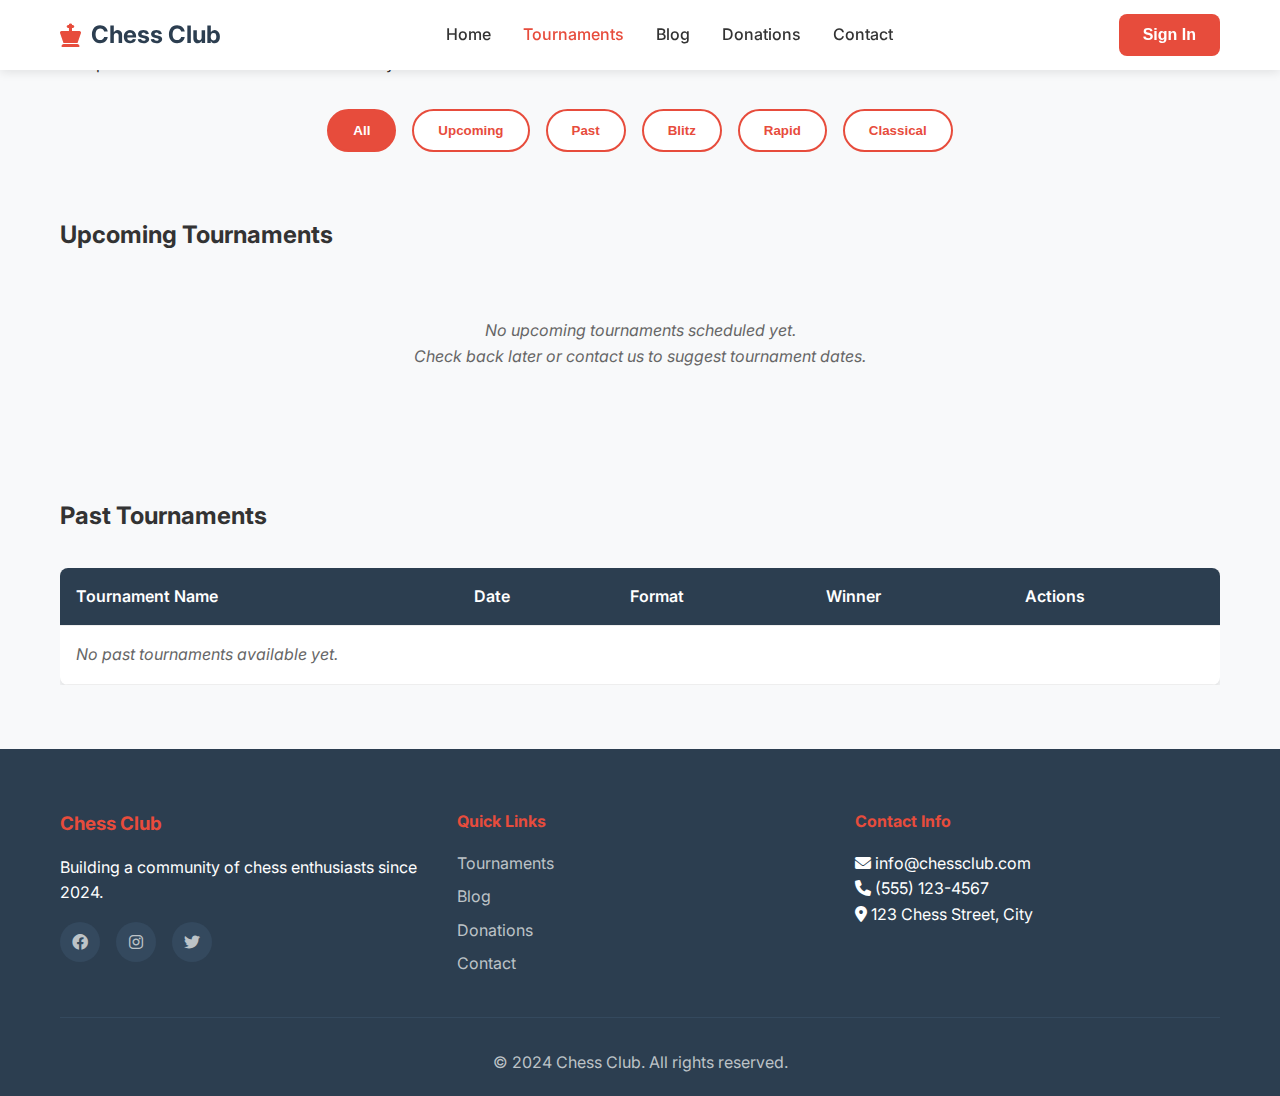
<file: chess_club_website/tournaments.html>
<!DOCTYPE html>
<html lang="en">
<head>
    <meta charset="UTF-8">
    <meta name="viewport" content="width=device-width, initial-scale=1.0">
    <title>Tournaments - Chess Club</title>
    <link rel="stylesheet" href="css/style.css">
    <link href="https://cdnjs.cloudflare.com/ajax/libs/font-awesome/6.0.0/css/all.min.css" rel="stylesheet">
    <link href="https://fonts.googleapis.com/css2?family=Inter:wght@300;400;500;600;700&display=swap" rel="stylesheet">
</head>
<body>
    <!-- Navigation -->
    <nav class="navbar">
        <div class="nav-container">
            <div class="nav-logo">
                <i class="fas fa-chess-king"></i>
                <span>Chess Club</span>
            </div>
            <ul class="nav-menu">
                <li class="nav-item">
                    <a href="index.html" class="nav-link">Home</a>
                </li>
                <li class="nav-item">
                    <a href="tournaments.html" class="nav-link active">Tournaments</a>
                </li>
                <li class="nav-item">
                    <a href="blog.html" class="nav-link">Blog</a>
                </li>
                <li class="nav-item">
                    <a href="donations.html" class="nav-link">Donations</a>
                </li>
                <li class="nav-item">
                    <a href="contact.html" class="nav-link">Contact</a>
                </li>
                <li class="nav-item" id="dashboard-link" style="display: none;">
                    <a href="dashboard.html" class="nav-link">Dashboard</a>
                </li>
                <li class="nav-item" id="admin-link" style="display: none;">
                    <a href="admin/" class="nav-link">Admin</a>
                </li>
            </ul>
            
            <!-- Authentication Container -->
            <div id="auth-container" class="auth-container">
                <button class="btn btn-primary" onclick="openAuthModal()">Sign In</button>
            </div>
            
            <!-- User Info (hidden when not signed in) -->
            <div id="user-info" class="user-info" style="display: none;"></div>
        </div>
    </nav>

    <!-- Page Header -->
    <section class="page-header">
        <div class="container">
            <h1>Tournaments</h1>
            <p>Compete in our chess tournaments and test your skills</p>
        </div>
    </section>

    <!-- Tournament Filters -->
    <section class="tournament-filters">
        <div class="container">
            <div class="filter-buttons">
                <button class="filter-btn active" onclick="filterTournaments('all')">All</button>
                <button class="filter-btn" onclick="filterTournaments('upcoming')">Upcoming</button>
                <button class="filter-btn" onclick="filterTournaments('past')">Past</button>
                <button class="filter-btn" onclick="filterTournaments('blitz')">Blitz</button>
                <button class="filter-btn" onclick="filterTournaments('rapid')">Rapid</button>
                <button class="filter-btn" onclick="filterTournaments('classical')">Classical</button>
            </div>
        </div>
    </section>

    <!-- Upcoming Tournaments -->
    <section class="upcoming-tournaments">
        <div class="container">
            <h2>Upcoming Tournaments</h2>
            <div id="upcoming-tournaments" class="tournaments-grid">
                <!-- Tournaments will be loaded dynamically -->
            </div>
        </div>
    </section>

    <!-- Past Tournaments -->
    <section class="past-tournaments">
        <div class="container">
            <h2>Past Tournaments</h2>
            <div class="tournaments-table-container">
                <table id="past-tournaments-table" class="tournaments-table">
                    <thead>
                        <tr>
                            <th>Tournament Name</th>
                            <th>Date</th>
                            <th>Format</th>
                            <th>Winner</th>
                            <th>Actions</th>
                        </tr>
                    </thead>
                    <tbody>
                        <!-- Past tournaments will be loaded dynamically -->
                    </tbody>
                </table>
            </div>
        </div>
    </section>

    <!-- Tournament Registration Modal -->
    <div id="registration-modal" class="modal">
        <div class="modal-content">
            <span class="close" onclick="closeModal('registration-modal')">&times;</span>
            <h2>Tournament Registration</h2>
            <form id="registration-form" class="registration-form">
                <div class="form-group">
                    <label for="player-name">Full Name *</label>
                    <input type="text" id="player-name" name="player-name" required>
                </div>
                <div class="form-group">
                    <label for="player-email">Email Address *</label>
                    <input type="email" id="player-email" name="player-email" required>
                </div>
                <div class="form-group">
                    <label for="player-section">Section/Division</label>
                    <select id="player-section" name="player-section">
                        <option value="open">Open Section</option>
                        <option value="u1800">Under 1800</option>
                        <option value="u1600">Under 1600</option>
                        <option value="u1400">Under 1400</option>
                        <option value="u1200">Under 1200</option>
                        <option value="unrated">Unrated</option>
                    </select>
                </div>
                <div class="form-group">
                    <label for="player-phone">Phone Number</label>
                    <input type="tel" id="player-phone" name="player-phone">
                </div>
                <div class="form-group">
                    <label for="player-notes">Special Requirements</label>
                    <textarea id="player-notes" name="player-notes" rows="3" placeholder="Any special accommodations or requirements..."></textarea>
                </div>
                <div class="form-group">
                    <label class="checkbox-label">
                        <input type="checkbox" id="agree-terms" name="agree-terms" required>
                        <span class="checkmark"></span>
                        I agree to the tournament rules and terms
                    </label>
                </div>
                <button type="submit" class="btn btn-primary">Complete Registration</button>
            </form>
        </div>
    </div>

    <!-- Tournament Details Modal -->
    <div id="tournament-details-modal" class="modal">
        <div class="modal-content">
            <span class="close" onclick="closeModal('tournament-details-modal')">&times;</span>
            <div id="tournament-details-content">
                <!-- Tournament details will be loaded dynamically -->
            </div>
        </div>
    </div>

    <!-- Footer -->
    <footer class="footer">
        <div class="container">
            <div class="footer-content">
                <div class="footer-section">
                    <h3>Chess Club</h3>
                    <p>Building a community of chess enthusiasts since 2024.</p>
                    <div class="social-links">
                        <a href="#"><i class="fab fa-facebook"></i></a>
                        <a href="#"><i class="fab fa-instagram"></i></a>
                        <a href="#"><i class="fab fa-twitter"></i></a>
                    </div>
                </div>
                <div class="footer-section">
                    <h4>Quick Links</h4>
                    <ul>
                        <li><a href="tournaments.html">Tournaments</a></li>
                        <li><a href="blog.html">Blog</a></li>
                        <li><a href="donations.html">Donations</a></li>
                        <li><a href="contact.html">Contact</a></li>
                    </ul>
                </div>
                <div class="footer-section">
                    <h4>Contact Info</h4>
                    <p><i class="fas fa-envelope"></i> info@chessclub.com</p>
                    <p><i class="fas fa-phone"></i> (555) 123-4567</p>
                    <p><i class="fas fa-map-marker-alt"></i> 123 Chess Street, City</p>
                </div>
            </div>
            <div class="footer-bottom">
                <p>&copy; 2024 Chess Club. All rights reserved.</p>
            </div>
        </div>
    </footer>

    <!-- Google Sign-In API -->
    <script src="https://apis.google.com/js/platform.js" async defer></script>
    <script src="js/auth.js"></script>
    <script src="js/auth-modal.js"></script>
    <script src="js/tournaments.js"></script>
</body>
</html>
</file>
<file: chess_club_website/css/style.css>
/* Reset and Base Styles */
* {
    margin: 0;
    padding: 0;
    box-sizing: border-box;
}

body {
    font-family: 'Inter', sans-serif;
    line-height: 1.6;
    color: #333;
    background-color: #f8f9fa;
}

.container {
    max-width: 1200px;
    margin: 0 auto;
    padding: 0 20px;
}

/* Navigation */
.navbar {
    background: #fff;
    box-shadow: 0 2px 10px rgba(0,0,0,0.1);
    position: fixed;
    top: 0;
    width: 100%;
    z-index: 1000;
}

.nav-container {
    max-width: 1200px;
    margin: 0 auto;
    padding: 0 20px;
    display: flex;
    justify-content: space-between;
    align-items: center;
    height: 70px;
}

.nav-logo {
    display: flex;
    align-items: center;
    font-size: 1.5rem;
    font-weight: 700;
    color: #2c3e50;
}

.nav-logo i {
    margin-right: 10px;
    color: #e74c3c;
}

.nav-menu {
    display: flex;
    list-style: none;
    gap: 2rem;
}

.nav-link {
    text-decoration: none;
    color: #333;
    font-weight: 500;
    transition: color 0.3s ease;
}

.nav-link:hover,
.nav-link.active {
    color: #e74c3c;
}

.hamburger {
    display: none;
    flex-direction: column;
    cursor: pointer;
}

.bar {
    width: 25px;
    height: 3px;
    background-color: #333;
    margin: 3px 0;
    transition: 0.3s;
}

/* Hero Section */
.hero {
    background: linear-gradient(135deg, #667eea 0%, #764ba2 100%);
    color: white;
    padding: 120px 0 80px;
    display: flex;
    align-items: center;
    min-height: 80vh;
}

.hero-content {
    max-width: 1200px;
    margin: 0 auto;
    padding: 0 20px;
    display: grid;
    grid-template-columns: 1fr 1fr;
    gap: 4rem;
    align-items: center;
}

.hero h1 {
    font-size: 3.5rem;
    font-weight: 700;
    margin-bottom: 1rem;
    line-height: 1.2;
}

.hero p {
    font-size: 1.2rem;
    margin-bottom: 2rem;
    opacity: 0.9;
}

.hero-buttons {
    display: flex;
    gap: 1rem;
}

.hero-image {
    display: flex;
    justify-content: center;
    align-items: center;
}

.hero-image i {
    font-size: 15rem;
    opacity: 0.8;
}

/* Buttons */
.btn {
    display: inline-block;
    padding: 12px 24px;
    text-decoration: none;
    border-radius: 8px;
    font-weight: 600;
    transition: all 0.3s ease;
    border: none;
    cursor: pointer;
    font-size: 1rem;
}

.btn-primary {
    background: #e74c3c;
    color: white;
}

.btn-primary:hover {
    background: #c0392b;
    transform: translateY(-2px);
}

.btn-secondary {
    background: transparent;
    color: white;
    border: 2px solid white;
}

.btn-secondary:hover {
    background: white;
    color: #667eea;
    transform: translateY(-2px);
}

/* Features Section */
.features {
    padding: 80px 0;
    background: white;
}

.features h2 {
    text-align: center;
    font-size: 2.5rem;
    margin-bottom: 3rem;
    color: #2c3e50;
}

.features-grid {
    display: grid;
    grid-template-columns: repeat(auto-fit, minmax(250px, 1fr));
    gap: 2rem;
}

.feature-card {
    text-align: center;
    padding: 2rem;
    border-radius: 12px;
    background: #f8f9fa;
    transition: transform 0.3s ease;
}

.feature-card:hover {
    transform: translateY(-5px);
}

.feature-card i {
    font-size: 3rem;
    color: #e74c3c;
    margin-bottom: 1rem;
}

.feature-card h3 {
    font-size: 1.5rem;
    margin-bottom: 1rem;
    color: #2c3e50;
}

/* Events Section */
.upcoming-events {
    padding: 80px 0;
    background: #f8f9fa;
}

.upcoming-events h2 {
    text-align: center;
    font-size: 2.5rem;
    margin-bottom: 3rem;
    color: #2c3e50;
}

.events-grid {
    display: grid;
    grid-template-columns: repeat(auto-fit, minmax(300px, 1fr));
    gap: 2rem;
    margin-bottom: 3rem;
}

.event-card {
    background: white;
    border-radius: 12px;
    padding: 2rem;
    box-shadow: 0 4px 6px rgba(0,0,0,0.1);
    transition: transform 0.3s ease;
}

.event-card:hover {
    transform: translateY(-5px);
}

.event-card h3 {
    color: #2c3e50;
    margin-bottom: 1rem;
}

.event-meta {
    display: flex;
    gap: 1rem;
    margin-bottom: 1rem;
    font-size: 0.9rem;
    color: #666;
}

.event-meta span {
    display: flex;
    align-items: center;
    gap: 0.5rem;
}

.event-description {
    margin-bottom: 1.5rem;
    color: #666;
}

.event-actions {
    display: flex;
    gap: 1rem;
}

.btn-small {
    padding: 8px 16px;
    font-size: 0.9rem;
}

/* Blog Posts */
.latest-posts {
    padding: 80px 0;
    background: white;
}

.latest-posts h2 {
    text-align: center;
    font-size: 2.5rem;
    margin-bottom: 3rem;
    color: #2c3e50;
}

.posts-grid {
    display: grid;
    grid-template-columns: repeat(auto-fit, minmax(300px, 1fr));
    gap: 2rem;
    margin-bottom: 3rem;
}

.post-card {
    background: #f8f9fa;
    border-radius: 12px;
    overflow: hidden;
    transition: transform 0.3s ease;
}

.post-card:hover {
    transform: translateY(-5px);
}

.post-image {
    height: 200px;
    background: linear-gradient(45deg, #667eea, #764ba2);
    display: flex;
    align-items: center;
    justify-content: center;
    color: white;
    font-size: 3rem;
}

.post-content {
    padding: 1.5rem;
}

.post-content h3 {
    color: #2c3e50;
    margin-bottom: 0.5rem;
}

.post-meta {
    font-size: 0.9rem;
    color: #666;
    margin-bottom: 1rem;
}

.post-excerpt {
    color: #666;
    margin-bottom: 1rem;
}

/* Footer */
.footer {
    background: #2c3e50;
    color: white;
    padding: 60px 0 20px;
}

.footer-content {
    display: grid;
    grid-template-columns: repeat(auto-fit, minmax(250px, 1fr));
    gap: 2rem;
    margin-bottom: 2rem;
}

.footer-section h3,
.footer-section h4 {
    margin-bottom: 1rem;
    color: #e74c3c;
}

.footer-section ul {
    list-style: none;
}

.footer-section ul li {
    margin-bottom: 0.5rem;
}

.footer-section a {
    color: #bdc3c7;
    text-decoration: none;
    transition: color 0.3s ease;
}

.footer-section a:hover {
    color: #e74c3c;
}

.social-links {
    display: flex;
    gap: 1rem;
    margin-top: 1rem;
}

.social-links a {
    display: inline-block;
    width: 40px;
    height: 40px;
    background: #34495e;
    border-radius: 50%;
    display: flex;
    align-items: center;
    justify-content: center;
    transition: background 0.3s ease;
}

.social-links a:hover {
    background: #e74c3c;
}

.footer-bottom {
    text-align: center;
    padding-top: 2rem;
    border-top: 1px solid #34495e;
    color: #bdc3c7;
}

/* Utility Classes */
.text-center {
    text-align: center;
}

/* Responsive Design */
@media (max-width: 768px) {
    .hamburger {
        display: flex;
    }
    
    .nav-menu {
        position: fixed;
        left: -100%;
        top: 70px;
        flex-direction: column;
        background-color: white;
        width: 100%;
        text-align: center;
        transition: 0.3s;
        box-shadow: 0 10px 27px rgba(0,0,0,0.05);
        padding: 2rem 0;
    }
    
    .nav-menu.active {
        left: 0;
    }
    
    .hero-content {
        grid-template-columns: 1fr;
        text-align: center;
    }
    
    .hero h1 {
        font-size: 2.5rem;
    }
    
    .hero-image i {
        font-size: 8rem;
    }
    
    .hero-buttons {
        justify-content: center;
        flex-wrap: wrap;
    }
    
    .features-grid,
    .events-grid,
    .posts-grid {
        grid-template-columns: 1fr;
    }
}

/* Tournament specific styles */
.tournament-filters {
    display: flex;
    gap: 1rem;
    margin-bottom: 2rem;
    flex-wrap: wrap;
}

.filter-btn {
    padding: 8px 16px;
    border: 2px solid #e74c3c;
    background: transparent;
    color: #e74c3c;
    border-radius: 20px;
    cursor: pointer;
    transition: all 0.3s ease;
}

.filter-btn.active,
.filter-btn:hover {
    background: #e74c3c;
    color: white;
}

.tournament-status {
    display: inline-block;
    padding: 4px 12px;
    border-radius: 20px;
    font-size: 0.8rem;
    font-weight: 600;
}

.status-open {
    background: #d4edda;
    color: #155724;
}

.status-closed {
    background: #f8d7da;
    color: #721c24;
}

.status-completed {
    background: #d1ecf1;
    color: #0c5460;
}

/* Blog specific styles */
.blog-filters {
    display: flex;
    gap: 1rem;
    margin-bottom: 2rem;
    flex-wrap: wrap;
}

.search-bar {
    flex: 1;
    min-width: 200px;
    padding: 10px 15px;
    border: 2px solid #ddd;
    border-radius: 8px;
    font-size: 1rem;
}

/* Contact form styles */
.contact-form {
    max-width: 600px;
    margin: 0 auto;
    background: white;
    padding: 2rem;
    border-radius: 12px;
    box-shadow: 0 4px 6px rgba(0,0,0,0.1);
}

.form-group {
    margin-bottom: 1.5rem;
}

.form-group label {
    display: block;
    margin-bottom: 0.5rem;
    font-weight: 600;
    color: #2c3e50;
}

.form-group input,
.form-group textarea,
.form-group select {
    width: 100%;
    padding: 12px;
    border: 2px solid #ddd;
    border-radius: 8px;
    font-size: 1rem;
    transition: border-color 0.3s ease;
}

.form-group input:focus,
.form-group textarea:focus,
.form-group select:focus {
    outline: none;
    border-color: #e74c3c;
}

.form-group textarea {
    resize: vertical;
    min-height: 120px;
}

/* Dashboard styles */
.dashboard {
    padding: 100px 0 80px;
}

.dashboard-grid {
    display: grid;
    grid-template-columns: 1fr 2fr;
    gap: 2rem;
}

.profile-card {
    background: white;
    padding: 2rem;
    border-radius: 12px;
    box-shadow: 0 4px 6px rgba(0,0,0,0.1);
    text-align: center;
}

.profile-avatar {
    width: 100px;
    height: 100px;
    border-radius: 50%;
    background: linear-gradient(45deg, #667eea, #764ba2);
    display: flex;
    align-items: center;
    justify-content: center;
    color: white;
    font-size: 2rem;
    margin: 0 auto 1rem;
}

.dashboard-content {
    background: white;
    padding: 2rem;
    border-radius: 12px;
    box-shadow: 0 4px 6px rgba(0,0,0,0.1);
}

.stats-grid {
    display: grid;
    grid-template-columns: repeat(auto-fit, minmax(200px, 1fr));
    gap: 1rem;
    margin-bottom: 2rem;
}

.stat-card {
    background: #f8f9fa;
    padding: 1.5rem;
    border-radius: 8px;
    text-align: center;
}

.stat-number {
    font-size: 2rem;
    font-weight: 700;
    color: #e74c3c;
}

.stat-label {
    color: #666;
    font-size: 0.9rem;
}

/* Admin styles */
.admin-sidebar {
    background: #2c3e50;
    color: white;
    width: 250px;
    min-height: 100vh;
    position: fixed;
    left: 0;
    top: 0;
    padding: 2rem 0;
}

.admin-sidebar h2 {
    padding: 0 2rem;
    margin-bottom: 2rem;
    color: #e74c3c;
}

.admin-nav {
    list-style: none;
}

.admin-nav li {
    margin-bottom: 0.5rem;
}

.admin-nav a {
    display: block;
    padding: 1rem 2rem;
    color: #bdc3c7;
    text-decoration: none;
    transition: all 0.3s ease;
}

.admin-nav a:hover,
.admin-nav a.active {
    background: #34495e;
    color: #e74c3c;
}

.admin-main {
    margin-left: 250px;
    padding: 2rem;
}

.admin-header {
    display: flex;
    justify-content: space-between;
    align-items: center;
    margin-bottom: 2rem;
}

.admin-content {
    background: white;
    padding: 2rem;
    border-radius: 12px;
    box-shadow: 0 4px 6px rgba(0,0,0,0.1);
}

.data-table {
    width: 100%;
    border-collapse: collapse;
    margin-top: 1rem;
}

.data-table th,
.data-table td {
    padding: 12px;
    text-align: left;
    border-bottom: 1px solid #ddd;
}

.data-table th {
    background: #f8f9fa;
    font-weight: 600;
}

.action-buttons {
    display: flex;
    gap: 0.5rem;
}

.btn-edit {
    background: #3498db;
    color: white;
    padding: 6px 12px;
    border-radius: 4px;
    text-decoration: none;
    font-size: 0.8rem;
}

.btn-delete {
    background: #e74c3c;
    color: white;
    padding: 6px 12px;
    border-radius: 4px;
    text-decoration: none;
    font-size: 0.8rem;
}

/* Modal styles */
.modal {
    display: none;
    position: fixed;
    z-index: 1001;
    left: 0;
    top: 0;
    width: 100%;
    height: 100%;
    background-color: rgba(0,0,0,0.5);
}

.modal-content {
    background-color: white;
    margin: 5% auto;
    padding: 2rem;
    border-radius: 12px;
    width: 90%;
    max-width: 600px;
    position: relative;
}

.close {
    position: absolute;
    right: 1rem;
    top: 1rem;
    font-size: 2rem;
    cursor: pointer;
    color: #666;
}

.close:hover {
    color: #e74c3c;
}

/* Responsive admin */
@media (max-width: 768px) {
    .admin-sidebar {
        transform: translateX(-100%);
        transition: transform 0.3s ease;
    }
    
    .admin-sidebar.active {
        transform: translateX(0);
    }
    
    .admin-main {
        margin-left: 0;
    }
} 

/* Authentication Styles */
.auth-container {
    display: flex;
    align-items: center;
}

.user-info {
    display: flex;
    align-items: center;
}

.user-profile {
    display: flex;
    align-items: center;
    gap: 1rem;
}

.user-avatar {
    width: 40px;
    height: 40px;
    border-radius: 50%;
    object-fit: cover;
}

.user-details {
    display: flex;
    flex-direction: column;
}

.user-name {
    font-weight: 600;
    color: #2c3e50;
    font-size: 0.9rem;
}

.user-email {
    color: #666;
    font-size: 0.8rem;
}

/* Button variations */
.btn-small {
    padding: 0.5rem 1rem;
    font-size: 0.9rem;
}

.btn-danger {
    background: #e74c3c;
    color: white;
}

.btn-danger:hover {
    background: #c0392b;
}

/* Events grid for dashboard */
.events-grid {
    display: grid;
    grid-template-columns: repeat(auto-fit, minmax(300px, 1fr));
    gap: 2rem;
}

.event-card {
    background: white;
    border-radius: 12px;
    box-shadow: 0 4px 6px rgba(0,0,0,0.1);
    overflow: hidden;
    transition: transform 0.3s ease;
}

.event-card:hover {
    transform: translateY(-5px);
}

.event-date {
    background: #e74c3c;
    color: white;
    padding: 1rem;
    text-align: center;
}

.event-date .day {
    display: block;
    font-size: 2rem;
    font-weight: 700;
}

.event-date .month {
    display: block;
    font-size: 1rem;
    text-transform: uppercase;
}

.event-details {
    padding: 1.5rem;
}

.event-details h3 {
    color: #2c3e50;
    margin-bottom: 1rem;
}

.event-details p {
    color: #666;
    margin: 0.5rem 0;
    display: flex;
    align-items: center;
    gap: 0.5rem;
}

.event-details i {
    color: #e74c3c;
    width: 20px;
}

/* No data states */
.no-events,
.no-posts,
.no-tournaments,
.no-data {
    text-align: center;
    color: #666;
    font-style: italic;
    padding: 2rem;
}

/* Form improvements */
.form-group {
    margin-bottom: 1.5rem;
}

.form-group label {
    display: block;
    margin-bottom: 0.5rem;
    font-weight: 600;
    color: #2c3e50;
}

.form-group input,
.form-group select,
.form-group textarea {
    width: 100%;
    padding: 0.75rem;
    border: 2px solid #ddd;
    border-radius: 8px;
    font-size: 1rem;
    transition: border-color 0.3s ease;
}

.form-group input:focus,
.form-group select:focus,
.form-group textarea:focus {
    outline: none;
    border-color: #e74c3c;
}

.form-group small {
    color: #666;
    font-size: 0.8rem;
    margin-top: 0.25rem;
    display: block;
}

/* Checkbox styling */
.checkbox-label {
    display: flex;
    align-items: center;
    cursor: pointer;
    font-size: 0.9rem;
    color: #666;
}

.checkbox-label input[type="checkbox"] {
    margin-right: 0.5rem;
    width: auto;
}

/* Responsive improvements */
@media (max-width: 768px) {
    .user-profile {
        flex-direction: column;
        text-align: center;
        gap: 0.5rem;
    }
    
    .events-grid {
        grid-template-columns: 1fr;
    }
    
    .event-card {
        margin-bottom: 1rem;
    }
}
</file>
